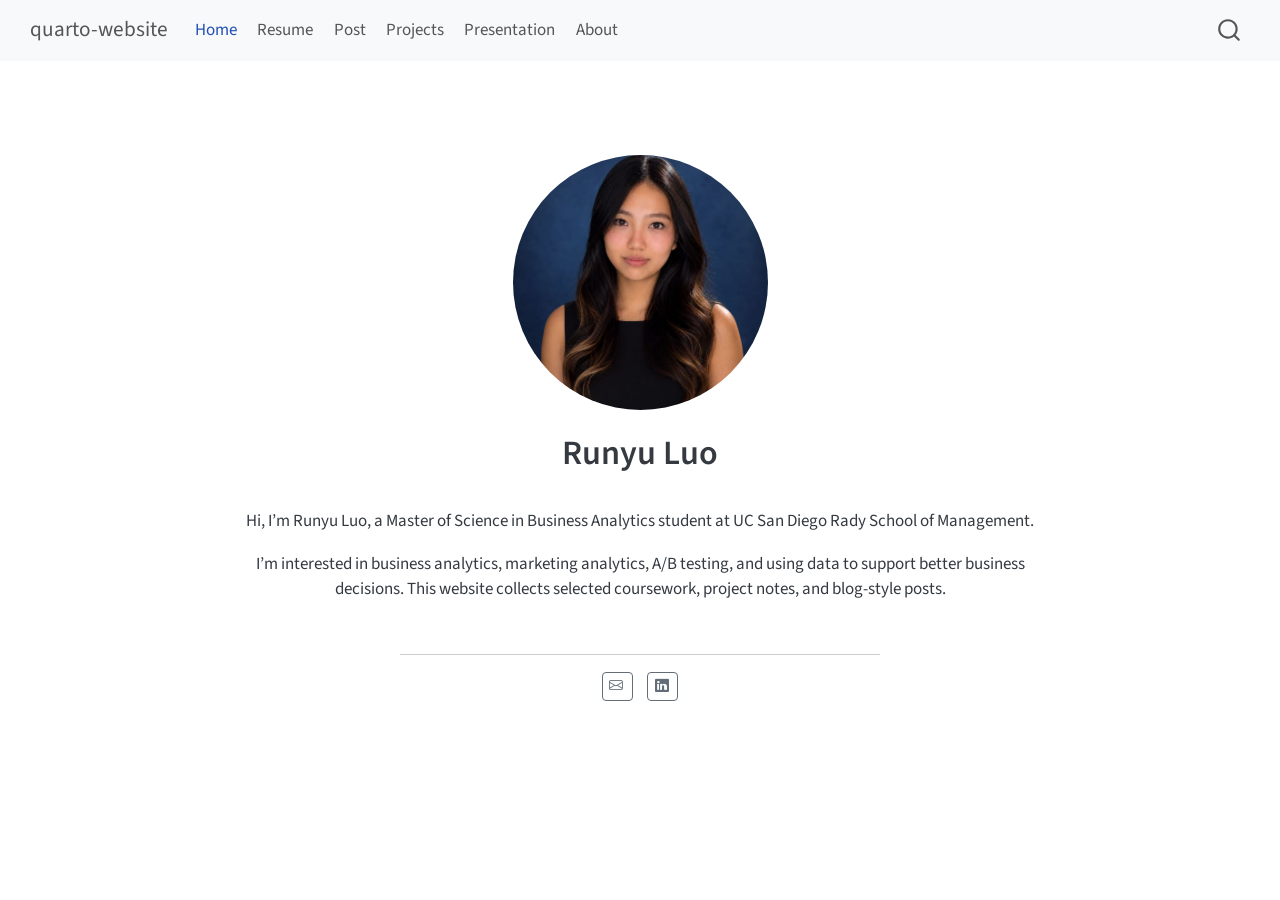
<file: docs/index.html>
<!DOCTYPE html>
<html xmlns="http://www.w3.org/1999/xhtml" lang="en" xml:lang="en"><head>

<meta charset="utf-8">
<meta name="generator" content="quarto-1.9.36">

<meta name="viewport" content="width=device-width, initial-scale=1.0, user-scalable=yes">


<title>Runyu Luo – quarto-website</title>
<style>
/* Default styles provided by pandoc.
** See https://pandoc.org/MANUAL.html#variables-for-html for config info.
*/
code{white-space: pre-wrap;}
span.smallcaps{font-variant: small-caps;}
div.columns{display: flex; gap: min(4vw, 1.5em);}
div.column{flex: auto; overflow-x: auto;}
div.hanging-indent{margin-left: 1.5em; text-indent: -1.5em;}
ul.task-list{list-style: none;}
ul.task-list li input[type="checkbox"] {
  width: 0.8em;
  margin: 0 0.8em 0.2em -1em; /* quarto-specific, see https://github.com/quarto-dev/quarto-cli/issues/4556 */ 
  vertical-align: middle;
}
</style>


<script src="site_libs/quarto-nav/quarto-nav.js"></script>
<script src="site_libs/quarto-nav/headroom.min.js"></script>
<script src="site_libs/clipboard/clipboard.min.js"></script>
<script src="site_libs/quarto-search/autocomplete.umd.js"></script>
<script src="site_libs/quarto-search/fuse.min.js"></script>
<script src="site_libs/quarto-search/quarto-search.js"></script>
<meta name="quarto:offset" content="./">
<script src="site_libs/quarto-html/quarto.js" type="module"></script>
<script src="site_libs/quarto-html/tabsets/tabsets.js" type="module"></script>
<script src="site_libs/quarto-html/popper.min.js"></script>
<script src="site_libs/quarto-html/tippy.umd.min.js"></script>
<link href="site_libs/quarto-html/tippy.css" rel="stylesheet">
<link href="site_libs/quarto-html/quarto-syntax-highlighting-845c23b38eaddc0f92fda52bfe77a8c8.css" rel="stylesheet" id="quarto-text-highlighting-styles">
<script src="site_libs/bootstrap/bootstrap.min.js"></script>
<link href="site_libs/bootstrap/bootstrap-icons.css" rel="stylesheet">
<link href="site_libs/bootstrap/bootstrap-158031087360bce0ff56dc785ce39e06.min.css" rel="stylesheet" append-hash="true" id="quarto-bootstrap" data-mode="light">
<script id="quarto-search-options" type="application/json">{
  "location": "navbar",
  "copy-button": false,
  "collapse-after": 3,
  "panel-placement": "end",
  "type": "overlay",
  "limit": 50,
  "keyboard-shortcut": [
    "f",
    "/",
    "s"
  ],
  "show-item-context": false,
  "language": {
    "search-no-results-text": "No results",
    "search-matching-documents-text": "matching documents",
    "search-copy-link-title": "Copy link to search",
    "search-hide-matches-text": "Hide additional matches",
    "search-more-match-text": "more match in this document",
    "search-more-matches-text": "more matches in this document",
    "search-clear-button-title": "Clear",
    "search-text-placeholder": "",
    "search-detached-cancel-button-title": "Cancel",
    "search-submit-button-title": "Submit",
    "search-label": "Search"
  }
}</script>


<link rel="stylesheet" href="styles.css">
</head>

<body class="nav-fixed fullcontent quarto-light">

<div id="quarto-search-results"></div>
  <header id="quarto-header" class="headroom fixed-top">
    <nav class="navbar navbar-expand-lg " data-bs-theme="dark">
      <div class="navbar-container container-fluid">
      <div class="navbar-brand-container mx-auto">
    <a class="navbar-brand" href="./index.html">
    <span class="navbar-title">quarto-website</span>
    </a>
  </div>
            <div id="quarto-search" class="" title="Search"></div>
          <button class="navbar-toggler" type="button" data-bs-toggle="collapse" data-bs-target="#navbarCollapse" aria-controls="navbarCollapse" role="menu" aria-expanded="false" aria-label="Toggle navigation" onclick="if (window.quartoToggleHeadroom) { window.quartoToggleHeadroom(); }">
  <span class="navbar-toggler-icon"></span>
</button>
          <div class="collapse navbar-collapse" id="navbarCollapse">
            <ul class="navbar-nav navbar-nav-scroll me-auto">
  <li class="nav-item">
    <a class="nav-link active" href="./index.html" aria-current="page"> 
<span class="menu-text">Home</span></a>
  </li>  
  <li class="nav-item">
    <a class="nav-link" href="./resume.html"> 
<span class="menu-text">Resume</span></a>
  </li>  
  <li class="nav-item">
    <a class="nav-link" href="./posts.html"> 
<span class="menu-text">Post</span></a>
  </li>  
  <li class="nav-item">
    <a class="nav-link" href="./projects.html"> 
<span class="menu-text">Projects</span></a>
  </li>  
  <li class="nav-item">
    <a class="nav-link" href="./presentation/Luo_Runyu-kmedoids_customer_segmentation.html"> 
<span class="menu-text">Presentation</span></a>
  </li>  
  <li class="nav-item">
    <a class="nav-link" href="./about.html"> 
<span class="menu-text">About</span></a>
  </li>  
</ul>
          </div> <!-- /navcollapse -->
            <div class="quarto-navbar-tools">
</div>
      </div> <!-- /container-fluid -->
    </nav>
</header>
<!-- content -->
<div id="quarto-content" class="quarto-container page-columns page-rows-contents page-layout-article page-navbar">
<!-- sidebar -->
<!-- margin-sidebar -->
    
<!-- main -->
<div class="quarto-about-jolla">
  <img src="files/profile_pic.jpg" class="about-image
  round " style="height: 15em; width: 15em;">
 <header id="title-block-header" class="quarto-title-block default">
<div class="quarto-title">
<h1 class="title">Runyu Luo</h1>
</div>
<div class="quarto-title-meta">
  </div>
</header><main class="content" id="quarto-document-content">
<p>Hi, I’m Runyu Luo, a Master of Science in Business Analytics student at UC San Diego Rady School of Management.</p>
<p>I’m interested in business analytics, marketing analytics, A/B testing, and using data to support better business decisions. This website collects selected coursework, project notes, and blog-style posts.</p>


</main> 
  <hr class="about-sep">
   <div class="about-links">
  <a href="mailto:luorunyu54@gmail.com" class="about-link" rel="" target="">
    <i class="bi bi-envelope"></i>
     <span class="about-link-text"></span>
  </a>
  <a href="https://www.linkedin.com/in/luo-runyu/" class="about-link" rel="" target="">
    <i class="bi bi-linkedin"></i>
     <span class="about-link-text"></span>
  </a>
</div>
</div>
 <!-- /main -->
<script id="quarto-html-after-body" type="application/javascript">
  window.document.addEventListener("DOMContentLoaded", function (event) {
    const isCodeAnnotation = (el) => {
      for (const clz of el.classList) {
        if (clz.startsWith('code-annotation-')) {                     
          return true;
        }
      }
      return false;
    }
    const onCopySuccess = function(e) {
      // button target
      const button = e.trigger;
      // don't keep focus
      button.blur();
      // flash "checked"
      button.classList.add('code-copy-button-checked');
      var currentTitle = button.getAttribute("title");
      button.setAttribute("title", "Copied!");
      let tooltip;
      if (window.bootstrap) {
        button.setAttribute("data-bs-toggle", "tooltip");
        button.setAttribute("data-bs-placement", "left");
        button.setAttribute("data-bs-title", "Copied!");
        tooltip = new bootstrap.Tooltip(button, 
          { trigger: "manual", 
            customClass: "code-copy-button-tooltip",
            offset: [0, -8]});
        tooltip.show();    
      }
      setTimeout(function() {
        if (tooltip) {
          tooltip.hide();
          button.removeAttribute("data-bs-title");
          button.removeAttribute("data-bs-toggle");
          button.removeAttribute("data-bs-placement");
        }
        button.setAttribute("title", currentTitle);
        button.classList.remove('code-copy-button-checked');
      }, 1000);
      // clear code selection
      e.clearSelection();
    }
    const getTextToCopy = function(trigger) {
      const outerScaffold = trigger.parentElement.cloneNode(true);
      const codeEl = outerScaffold.querySelector('code');
      for (const childEl of codeEl.children) {
        if (isCodeAnnotation(childEl)) {
          childEl.remove();
        }
      }
      return codeEl.innerText;
    }
    const clipboard = new window.ClipboardJS('.code-copy-button:not([data-in-quarto-modal])', {
      text: getTextToCopy
    });
    clipboard.on('success', onCopySuccess);
    if (window.document.getElementById('quarto-embedded-source-code-modal')) {
      const clipboardModal = new window.ClipboardJS('.code-copy-button[data-in-quarto-modal]', {
        text: getTextToCopy,
        container: window.document.getElementById('quarto-embedded-source-code-modal')
      });
      clipboardModal.on('success', onCopySuccess);
    }
      var localhostRegex = new RegExp(/^(?:http|https):\/\/localhost\:?[0-9]*\//);
      var mailtoRegex = new RegExp(/^mailto:/);
        var filterRegex = new RegExp('/' + window.location.host + '/');
      var isInternal = (href) => {
          return filterRegex.test(href) || localhostRegex.test(href) || mailtoRegex.test(href);
      }
      // Inspect non-navigation links and adorn them if external
     var links = window.document.querySelectorAll('a[href]:not(.nav-link):not(.navbar-brand):not(.toc-action):not(.sidebar-link):not(.sidebar-item-toggle):not(.pagination-link):not(.no-external):not([aria-hidden]):not(.dropdown-item):not(.quarto-navigation-tool):not(.about-link)');
      for (var i=0; i<links.length; i++) {
        const link = links[i];
        if (!isInternal(link.href)) {
          // undo the damage that might have been done by quarto-nav.js in the case of
          // links that we want to consider external
          if (link.dataset.originalHref !== undefined) {
            link.href = link.dataset.originalHref;
          }
        }
      }
    function tippyHover(el, contentFn, onTriggerFn, onUntriggerFn) {
      const config = {
        allowHTML: true,
        maxWidth: 500,
        delay: 100,
        arrow: false,
        appendTo: function(el) {
            return el.parentElement;
        },
        interactive: true,
        interactiveBorder: 10,
        theme: 'quarto',
        placement: 'bottom-start',
      };
      if (contentFn) {
        config.content = contentFn;
      }
      if (onTriggerFn) {
        config.onTrigger = onTriggerFn;
      }
      if (onUntriggerFn) {
        config.onUntrigger = onUntriggerFn;
      }
      window.tippy(el, config); 
    }
    const noterefs = window.document.querySelectorAll('a[role="doc-noteref"]');
    for (var i=0; i<noterefs.length; i++) {
      const ref = noterefs[i];
      tippyHover(ref, function() {
        // use id or data attribute instead here
        let href = ref.getAttribute('data-footnote-href') || ref.getAttribute('href');
        try { href = new URL(href).hash; } catch {}
        const id = href.replace(/^#\/?/, "");
        const note = window.document.getElementById(id);
        if (note) {
          return note.innerHTML;
        } else {
          return "";
        }
      });
    }
    const xrefs = window.document.querySelectorAll('a.quarto-xref');
    const processXRef = (id, note) => {
      // Strip column container classes
      const stripColumnClz = (el) => {
        el.classList.remove("page-full", "page-columns");
        if (el.children) {
          for (const child of el.children) {
            stripColumnClz(child);
          }
        }
      }
      stripColumnClz(note)
      if (id === null || id.startsWith('sec-')) {
        // Special case sections, only their first couple elements
        const container = document.createElement("div");
        if (note.children && note.children.length > 2) {
          container.appendChild(note.children[0].cloneNode(true));
          for (let i = 1; i < note.children.length; i++) {
            const child = note.children[i];
            if (child.tagName === "P" && child.innerText === "") {
              continue;
            } else {
              container.appendChild(child.cloneNode(true));
              break;
            }
          }
          if (window.Quarto?.typesetMath) {
            window.Quarto.typesetMath(container);
          }
          return container.innerHTML
        } else {
          if (window.Quarto?.typesetMath) {
            window.Quarto.typesetMath(note);
          }
          return note.innerHTML;
        }
      } else {
        // Remove any anchor links if they are present
        const anchorLink = note.querySelector('a.anchorjs-link');
        if (anchorLink) {
          anchorLink.remove();
        }
        if (window.Quarto?.typesetMath) {
          window.Quarto.typesetMath(note);
        }
        if (note.classList.contains("callout")) {
          return note.outerHTML;
        } else {
          return note.innerHTML;
        }
      }
    }
    for (var i=0; i<xrefs.length; i++) {
      const xref = xrefs[i];
      tippyHover(xref, undefined, function(instance) {
        instance.disable();
        let url = xref.getAttribute('href');
        let hash = undefined; 
        if (url.startsWith('#')) {
          hash = url;
        } else {
          try { hash = new URL(url).hash; } catch {}
        }
        if (hash) {
          const id = hash.replace(/^#\/?/, "");
          const note = window.document.getElementById(id);
          if (note !== null) {
            try {
              const html = processXRef(id, note.cloneNode(true));
              instance.setContent(html);
            } finally {
              instance.enable();
              instance.show();
            }
          } else {
            // See if we can fetch this
            fetch(url.split('#')[0])
            .then(res => res.text())
            .then(html => {
              const parser = new DOMParser();
              const htmlDoc = parser.parseFromString(html, "text/html");
              const note = htmlDoc.getElementById(id);
              if (note !== null) {
                const html = processXRef(id, note);
                instance.setContent(html);
              } 
            }).finally(() => {
              instance.enable();
              instance.show();
            });
          }
        } else {
          // See if we can fetch a full url (with no hash to target)
          // This is a special case and we should probably do some content thinning / targeting
          fetch(url)
          .then(res => res.text())
          .then(html => {
            const parser = new DOMParser();
            const htmlDoc = parser.parseFromString(html, "text/html");
            const note = htmlDoc.querySelector('main.content');
            if (note !== null) {
              // This should only happen for chapter cross references
              // (since there is no id in the URL)
              // remove the first header
              if (note.children.length > 0 && note.children[0].tagName === "HEADER") {
                note.children[0].remove();
              }
              const html = processXRef(null, note);
              instance.setContent(html);
            } 
          }).finally(() => {
            instance.enable();
            instance.show();
          });
        }
      }, function(instance) {
      });
    }
        let selectedAnnoteEl;
        const selectorForAnnotation = ( cell, annotation) => {
          let cellAttr = 'data-code-cell="' + cell + '"';
          let lineAttr = 'data-code-annotation="' +  annotation + '"';
          const selector = 'span[' + cellAttr + '][' + lineAttr + ']';
          return selector;
        }
        const selectCodeLines = (annoteEl) => {
          const doc = window.document;
          const targetCell = annoteEl.getAttribute("data-target-cell");
          const targetAnnotation = annoteEl.getAttribute("data-target-annotation");
          const annoteSpan = window.document.querySelector(selectorForAnnotation(targetCell, targetAnnotation));
          const lines = annoteSpan.getAttribute("data-code-lines").split(",");
          const lineIds = lines.map((line) => {
            return targetCell + "-" + line;
          })
          let top = null;
          let height = null;
          let parent = null;
          if (lineIds.length > 0) {
              //compute the position of the single el (top and bottom and make a div)
              const el = window.document.getElementById(lineIds[0]);
              top = el.offsetTop;
              height = el.offsetHeight;
              parent = el.parentElement.parentElement;
            if (lineIds.length > 1) {
              const lastEl = window.document.getElementById(lineIds[lineIds.length - 1]);
              const bottom = lastEl.offsetTop + lastEl.offsetHeight;
              height = bottom - top;
            }
            if (top !== null && height !== null && parent !== null) {
              // cook up a div (if necessary) and position it 
              let div = window.document.getElementById("code-annotation-line-highlight");
              if (div === null) {
                div = window.document.createElement("div");
                div.setAttribute("id", "code-annotation-line-highlight");
                div.style.position = 'absolute';
                parent.appendChild(div);
              }
              div.style.top = top - 2 + "px";
              div.style.height = height + 4 + "px";
              div.style.left = 0;
              let gutterDiv = window.document.getElementById("code-annotation-line-highlight-gutter");
              if (gutterDiv === null) {
                gutterDiv = window.document.createElement("div");
                gutterDiv.setAttribute("id", "code-annotation-line-highlight-gutter");
                gutterDiv.style.position = 'absolute';
                const codeCell = window.document.getElementById(targetCell);
                const gutter = codeCell.querySelector('.code-annotation-gutter');
                gutter.appendChild(gutterDiv);
              }
              gutterDiv.style.top = top - 2 + "px";
              gutterDiv.style.height = height + 4 + "px";
            }
            selectedAnnoteEl = annoteEl;
          }
        };
        const unselectCodeLines = () => {
          const elementsIds = ["code-annotation-line-highlight", "code-annotation-line-highlight-gutter"];
          elementsIds.forEach((elId) => {
            const div = window.document.getElementById(elId);
            if (div) {
              div.remove();
            }
          });
          selectedAnnoteEl = undefined;
        };
          // Handle positioning of the toggle
      window.addEventListener(
        "resize",
        throttle(() => {
          elRect = undefined;
          if (selectedAnnoteEl) {
            selectCodeLines(selectedAnnoteEl);
          }
        }, 10)
      );
      function throttle(fn, ms) {
      let throttle = false;
      let timer;
        return (...args) => {
          if(!throttle) { // first call gets through
              fn.apply(this, args);
              throttle = true;
          } else { // all the others get throttled
              if(timer) clearTimeout(timer); // cancel #2
              timer = setTimeout(() => {
                fn.apply(this, args);
                timer = throttle = false;
              }, ms);
          }
        };
      }
        // Attach click handler to the DT
        const annoteDls = window.document.querySelectorAll('dt[data-target-cell]');
        for (const annoteDlNode of annoteDls) {
          annoteDlNode.addEventListener('click', (event) => {
            const clickedEl = event.target;
            if (clickedEl !== selectedAnnoteEl) {
              unselectCodeLines();
              const activeEl = window.document.querySelector('dt[data-target-cell].code-annotation-active');
              if (activeEl) {
                activeEl.classList.remove('code-annotation-active');
              }
              selectCodeLines(clickedEl);
              clickedEl.classList.add('code-annotation-active');
            } else {
              // Unselect the line
              unselectCodeLines();
              clickedEl.classList.remove('code-annotation-active');
            }
          });
        }
    const findCites = (el) => {
      const parentEl = el.parentElement;
      if (parentEl) {
        const cites = parentEl.dataset.cites;
        if (cites) {
          return {
            el,
            cites: cites.split(' ')
          };
        } else {
          return findCites(el.parentElement)
        }
      } else {
        return undefined;
      }
    };
    var bibliorefs = window.document.querySelectorAll('a[role="doc-biblioref"]');
    for (var i=0; i<bibliorefs.length; i++) {
      const ref = bibliorefs[i];
      const citeInfo = findCites(ref);
      if (citeInfo) {
        tippyHover(citeInfo.el, function() {
          var popup = window.document.createElement('div');
          citeInfo.cites.forEach(function(cite) {
            var citeDiv = window.document.createElement('div');
            citeDiv.classList.add('hanging-indent');
            citeDiv.classList.add('csl-entry');
            var biblioDiv = window.document.getElementById('ref-' + cite);
            if (biblioDiv) {
              citeDiv.innerHTML = biblioDiv.innerHTML;
            }
            popup.appendChild(citeDiv);
          });
          return popup.innerHTML;
        });
      }
    }
  });
  </script>
</div> <!-- /content -->




</body></html>
</file>
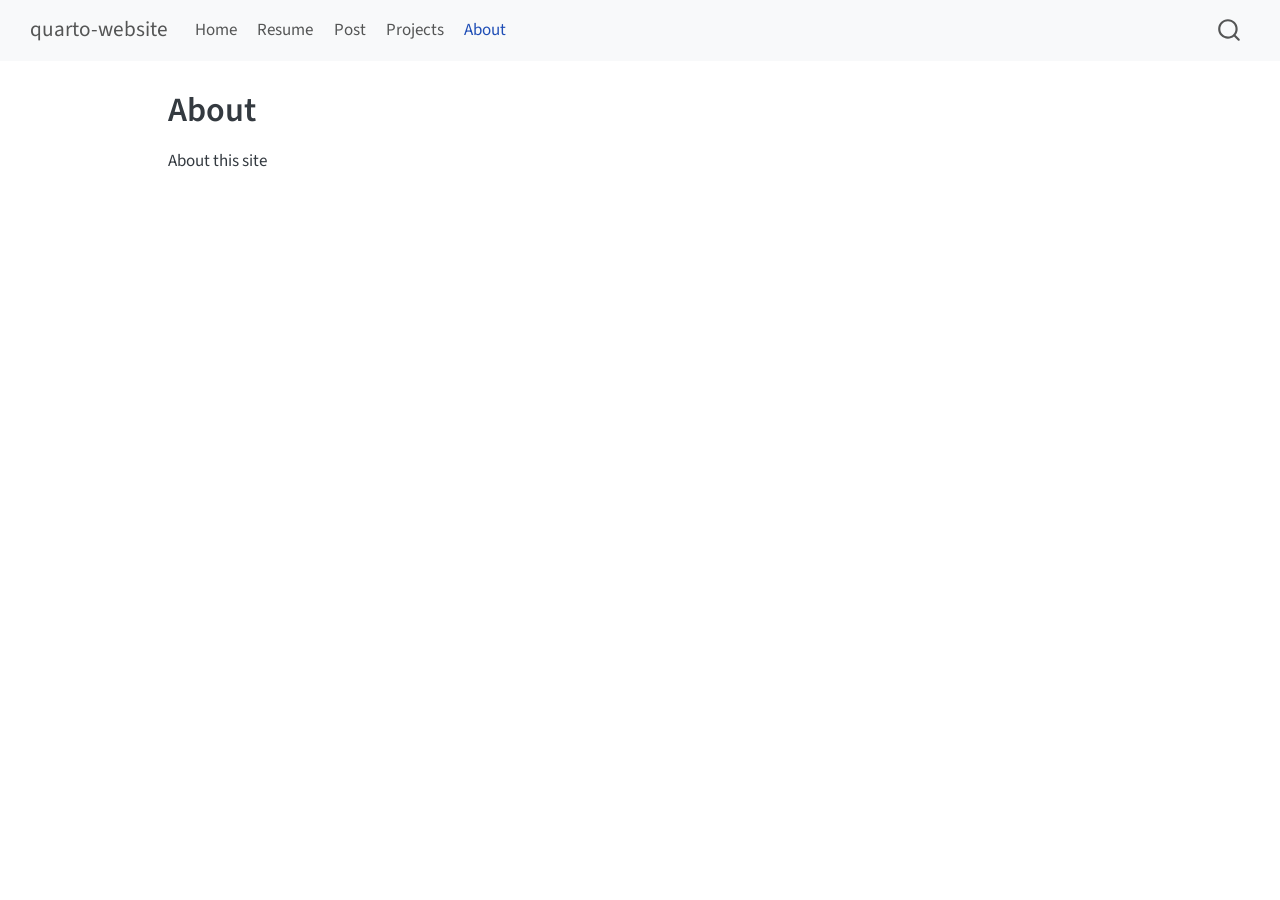
<file: docs/about.html>
<!DOCTYPE html>
<html xmlns="http://www.w3.org/1999/xhtml" lang="en" xml:lang="en"><head>

<meta charset="utf-8">
<meta name="generator" content="quarto-1.9.36">

<meta name="viewport" content="width=device-width, initial-scale=1.0, user-scalable=yes">


<title>About – quarto-website</title>
<style>
/* Default styles provided by pandoc.
** See https://pandoc.org/MANUAL.html#variables-for-html for config info.
*/
code{white-space: pre-wrap;}
span.smallcaps{font-variant: small-caps;}
div.columns{display: flex; gap: min(4vw, 1.5em);}
div.column{flex: auto; overflow-x: auto;}
div.hanging-indent{margin-left: 1.5em; text-indent: -1.5em;}
ul.task-list{list-style: none;}
ul.task-list li input[type="checkbox"] {
  width: 0.8em;
  margin: 0 0.8em 0.2em -1em; /* quarto-specific, see https://github.com/quarto-dev/quarto-cli/issues/4556 */ 
  vertical-align: middle;
}
</style>


<script src="site_libs/quarto-nav/quarto-nav.js"></script>
<script src="site_libs/quarto-nav/headroom.min.js"></script>
<script src="site_libs/clipboard/clipboard.min.js"></script>
<script src="site_libs/quarto-search/autocomplete.umd.js"></script>
<script src="site_libs/quarto-search/fuse.min.js"></script>
<script src="site_libs/quarto-search/quarto-search.js"></script>
<meta name="quarto:offset" content="./">
<script src="site_libs/quarto-html/quarto.js" type="module"></script>
<script src="site_libs/quarto-html/tabsets/tabsets.js" type="module"></script>
<script src="site_libs/quarto-html/popper.min.js"></script>
<script src="site_libs/quarto-html/tippy.umd.min.js"></script>
<script src="site_libs/quarto-html/anchor.min.js"></script>
<link href="site_libs/quarto-html/tippy.css" rel="stylesheet">
<link href="site_libs/quarto-html/quarto-syntax-highlighting-845c23b38eaddc0f92fda52bfe77a8c8.css" rel="stylesheet" id="quarto-text-highlighting-styles">
<script src="site_libs/bootstrap/bootstrap.min.js"></script>
<link href="site_libs/bootstrap/bootstrap-icons.css" rel="stylesheet">
<link href="site_libs/bootstrap/bootstrap-158031087360bce0ff56dc785ce39e06.min.css" rel="stylesheet" append-hash="true" id="quarto-bootstrap" data-mode="light">
<script id="quarto-search-options" type="application/json">{
  "location": "navbar",
  "copy-button": false,
  "collapse-after": 3,
  "panel-placement": "end",
  "type": "overlay",
  "limit": 50,
  "keyboard-shortcut": [
    "f",
    "/",
    "s"
  ],
  "show-item-context": false,
  "language": {
    "search-no-results-text": "No results",
    "search-matching-documents-text": "matching documents",
    "search-copy-link-title": "Copy link to search",
    "search-hide-matches-text": "Hide additional matches",
    "search-more-match-text": "more match in this document",
    "search-more-matches-text": "more matches in this document",
    "search-clear-button-title": "Clear",
    "search-text-placeholder": "",
    "search-detached-cancel-button-title": "Cancel",
    "search-submit-button-title": "Submit",
    "search-label": "Search"
  }
}</script>


<link rel="stylesheet" href="styles.css">
</head>

<body class="nav-fixed quarto-light">

<div id="quarto-search-results"></div>
  <header id="quarto-header" class="headroom fixed-top">
    <nav class="navbar navbar-expand-lg " data-bs-theme="dark">
      <div class="navbar-container container-fluid">
      <div class="navbar-brand-container mx-auto">
    <a class="navbar-brand" href="./index.html">
    <span class="navbar-title">quarto-website</span>
    </a>
  </div>
            <div id="quarto-search" class="" title="Search"></div>
          <button class="navbar-toggler" type="button" data-bs-toggle="collapse" data-bs-target="#navbarCollapse" aria-controls="navbarCollapse" role="menu" aria-expanded="false" aria-label="Toggle navigation" onclick="if (window.quartoToggleHeadroom) { window.quartoToggleHeadroom(); }">
  <span class="navbar-toggler-icon"></span>
</button>
          <div class="collapse navbar-collapse" id="navbarCollapse">
            <ul class="navbar-nav navbar-nav-scroll me-auto">
  <li class="nav-item">
    <a class="nav-link" href="./index.html"> 
<span class="menu-text">Home</span></a>
  </li>  
  <li class="nav-item">
    <a class="nav-link" href="./resume.html"> 
<span class="menu-text">Resume</span></a>
  </li>  
  <li class="nav-item">
    <a class="nav-link" href="./posts.html"> 
<span class="menu-text">Post</span></a>
  </li>  
  <li class="nav-item">
    <a class="nav-link" href="./projects.html"> 
<span class="menu-text">Projects</span></a>
  </li>  
  <li class="nav-item">
    <a class="nav-link active" href="./about.html" aria-current="page"> 
<span class="menu-text">About</span></a>
  </li>  
</ul>
          </div> <!-- /navcollapse -->
            <div class="quarto-navbar-tools">
</div>
      </div> <!-- /container-fluid -->
    </nav>
</header>
<!-- content -->
<div id="quarto-content" class="quarto-container page-columns page-rows-contents page-layout-article page-navbar">
<!-- sidebar -->
<!-- margin-sidebar -->
    <div id="quarto-margin-sidebar" class="sidebar margin-sidebar zindex-bottom">
        
    </div>
<!-- main -->
<main class="content" id="quarto-document-content">

<header id="title-block-header" class="quarto-title-block default">
<div class="quarto-title">
<h1 class="title">About</h1>
</div>



<div class="quarto-title-meta">

    
  
    
  </div>
  


</header>


<p>About this site</p>



</main> <!-- /main -->
<script id="quarto-html-after-body" type="application/javascript">
  window.document.addEventListener("DOMContentLoaded", function (event) {
    const icon = "";
    const anchorJS = new window.AnchorJS();
    anchorJS.options = {
      placement: 'right',
      icon: icon
    };
    anchorJS.add('.anchored');
    const isCodeAnnotation = (el) => {
      for (const clz of el.classList) {
        if (clz.startsWith('code-annotation-')) {                     
          return true;
        }
      }
      return false;
    }
    const onCopySuccess = function(e) {
      // button target
      const button = e.trigger;
      // don't keep focus
      button.blur();
      // flash "checked"
      button.classList.add('code-copy-button-checked');
      var currentTitle = button.getAttribute("title");
      button.setAttribute("title", "Copied!");
      let tooltip;
      if (window.bootstrap) {
        button.setAttribute("data-bs-toggle", "tooltip");
        button.setAttribute("data-bs-placement", "left");
        button.setAttribute("data-bs-title", "Copied!");
        tooltip = new bootstrap.Tooltip(button, 
          { trigger: "manual", 
            customClass: "code-copy-button-tooltip",
            offset: [0, -8]});
        tooltip.show();    
      }
      setTimeout(function() {
        if (tooltip) {
          tooltip.hide();
          button.removeAttribute("data-bs-title");
          button.removeAttribute("data-bs-toggle");
          button.removeAttribute("data-bs-placement");
        }
        button.setAttribute("title", currentTitle);
        button.classList.remove('code-copy-button-checked');
      }, 1000);
      // clear code selection
      e.clearSelection();
    }
    const getTextToCopy = function(trigger) {
      const outerScaffold = trigger.parentElement.cloneNode(true);
      const codeEl = outerScaffold.querySelector('code');
      for (const childEl of codeEl.children) {
        if (isCodeAnnotation(childEl)) {
          childEl.remove();
        }
      }
      return codeEl.innerText;
    }
    const clipboard = new window.ClipboardJS('.code-copy-button:not([data-in-quarto-modal])', {
      text: getTextToCopy
    });
    clipboard.on('success', onCopySuccess);
    if (window.document.getElementById('quarto-embedded-source-code-modal')) {
      const clipboardModal = new window.ClipboardJS('.code-copy-button[data-in-quarto-modal]', {
        text: getTextToCopy,
        container: window.document.getElementById('quarto-embedded-source-code-modal')
      });
      clipboardModal.on('success', onCopySuccess);
    }
      var localhostRegex = new RegExp(/^(?:http|https):\/\/localhost\:?[0-9]*\//);
      var mailtoRegex = new RegExp(/^mailto:/);
        var filterRegex = new RegExp('/' + window.location.host + '/');
      var isInternal = (href) => {
          return filterRegex.test(href) || localhostRegex.test(href) || mailtoRegex.test(href);
      }
      // Inspect non-navigation links and adorn them if external
     var links = window.document.querySelectorAll('a[href]:not(.nav-link):not(.navbar-brand):not(.toc-action):not(.sidebar-link):not(.sidebar-item-toggle):not(.pagination-link):not(.no-external):not([aria-hidden]):not(.dropdown-item):not(.quarto-navigation-tool):not(.about-link)');
      for (var i=0; i<links.length; i++) {
        const link = links[i];
        if (!isInternal(link.href)) {
          // undo the damage that might have been done by quarto-nav.js in the case of
          // links that we want to consider external
          if (link.dataset.originalHref !== undefined) {
            link.href = link.dataset.originalHref;
          }
        }
      }
    function tippyHover(el, contentFn, onTriggerFn, onUntriggerFn) {
      const config = {
        allowHTML: true,
        maxWidth: 500,
        delay: 100,
        arrow: false,
        appendTo: function(el) {
            return el.parentElement;
        },
        interactive: true,
        interactiveBorder: 10,
        theme: 'quarto',
        placement: 'bottom-start',
      };
      if (contentFn) {
        config.content = contentFn;
      }
      if (onTriggerFn) {
        config.onTrigger = onTriggerFn;
      }
      if (onUntriggerFn) {
        config.onUntrigger = onUntriggerFn;
      }
      window.tippy(el, config); 
    }
    const noterefs = window.document.querySelectorAll('a[role="doc-noteref"]');
    for (var i=0; i<noterefs.length; i++) {
      const ref = noterefs[i];
      tippyHover(ref, function() {
        // use id or data attribute instead here
        let href = ref.getAttribute('data-footnote-href') || ref.getAttribute('href');
        try { href = new URL(href).hash; } catch {}
        const id = href.replace(/^#\/?/, "");
        const note = window.document.getElementById(id);
        if (note) {
          return note.innerHTML;
        } else {
          return "";
        }
      });
    }
    const xrefs = window.document.querySelectorAll('a.quarto-xref');
    const processXRef = (id, note) => {
      // Strip column container classes
      const stripColumnClz = (el) => {
        el.classList.remove("page-full", "page-columns");
        if (el.children) {
          for (const child of el.children) {
            stripColumnClz(child);
          }
        }
      }
      stripColumnClz(note)
      if (id === null || id.startsWith('sec-')) {
        // Special case sections, only their first couple elements
        const container = document.createElement("div");
        if (note.children && note.children.length > 2) {
          container.appendChild(note.children[0].cloneNode(true));
          for (let i = 1; i < note.children.length; i++) {
            const child = note.children[i];
            if (child.tagName === "P" && child.innerText === "") {
              continue;
            } else {
              container.appendChild(child.cloneNode(true));
              break;
            }
          }
          if (window.Quarto?.typesetMath) {
            window.Quarto.typesetMath(container);
          }
          return container.innerHTML
        } else {
          if (window.Quarto?.typesetMath) {
            window.Quarto.typesetMath(note);
          }
          return note.innerHTML;
        }
      } else {
        // Remove any anchor links if they are present
        const anchorLink = note.querySelector('a.anchorjs-link');
        if (anchorLink) {
          anchorLink.remove();
        }
        if (window.Quarto?.typesetMath) {
          window.Quarto.typesetMath(note);
        }
        if (note.classList.contains("callout")) {
          return note.outerHTML;
        } else {
          return note.innerHTML;
        }
      }
    }
    for (var i=0; i<xrefs.length; i++) {
      const xref = xrefs[i];
      tippyHover(xref, undefined, function(instance) {
        instance.disable();
        let url = xref.getAttribute('href');
        let hash = undefined; 
        if (url.startsWith('#')) {
          hash = url;
        } else {
          try { hash = new URL(url).hash; } catch {}
        }
        if (hash) {
          const id = hash.replace(/^#\/?/, "");
          const note = window.document.getElementById(id);
          if (note !== null) {
            try {
              const html = processXRef(id, note.cloneNode(true));
              instance.setContent(html);
            } finally {
              instance.enable();
              instance.show();
            }
          } else {
            // See if we can fetch this
            fetch(url.split('#')[0])
            .then(res => res.text())
            .then(html => {
              const parser = new DOMParser();
              const htmlDoc = parser.parseFromString(html, "text/html");
              const note = htmlDoc.getElementById(id);
              if (note !== null) {
                const html = processXRef(id, note);
                instance.setContent(html);
              } 
            }).finally(() => {
              instance.enable();
              instance.show();
            });
          }
        } else {
          // See if we can fetch a full url (with no hash to target)
          // This is a special case and we should probably do some content thinning / targeting
          fetch(url)
          .then(res => res.text())
          .then(html => {
            const parser = new DOMParser();
            const htmlDoc = parser.parseFromString(html, "text/html");
            const note = htmlDoc.querySelector('main.content');
            if (note !== null) {
              // This should only happen for chapter cross references
              // (since there is no id in the URL)
              // remove the first header
              if (note.children.length > 0 && note.children[0].tagName === "HEADER") {
                note.children[0].remove();
              }
              const html = processXRef(null, note);
              instance.setContent(html);
            } 
          }).finally(() => {
            instance.enable();
            instance.show();
          });
        }
      }, function(instance) {
      });
    }
        let selectedAnnoteEl;
        const selectorForAnnotation = ( cell, annotation) => {
          let cellAttr = 'data-code-cell="' + cell + '"';
          let lineAttr = 'data-code-annotation="' +  annotation + '"';
          const selector = 'span[' + cellAttr + '][' + lineAttr + ']';
          return selector;
        }
        const selectCodeLines = (annoteEl) => {
          const doc = window.document;
          const targetCell = annoteEl.getAttribute("data-target-cell");
          const targetAnnotation = annoteEl.getAttribute("data-target-annotation");
          const annoteSpan = window.document.querySelector(selectorForAnnotation(targetCell, targetAnnotation));
          const lines = annoteSpan.getAttribute("data-code-lines").split(",");
          const lineIds = lines.map((line) => {
            return targetCell + "-" + line;
          })
          let top = null;
          let height = null;
          let parent = null;
          if (lineIds.length > 0) {
              //compute the position of the single el (top and bottom and make a div)
              const el = window.document.getElementById(lineIds[0]);
              top = el.offsetTop;
              height = el.offsetHeight;
              parent = el.parentElement.parentElement;
            if (lineIds.length > 1) {
              const lastEl = window.document.getElementById(lineIds[lineIds.length - 1]);
              const bottom = lastEl.offsetTop + lastEl.offsetHeight;
              height = bottom - top;
            }
            if (top !== null && height !== null && parent !== null) {
              // cook up a div (if necessary) and position it 
              let div = window.document.getElementById("code-annotation-line-highlight");
              if (div === null) {
                div = window.document.createElement("div");
                div.setAttribute("id", "code-annotation-line-highlight");
                div.style.position = 'absolute';
                parent.appendChild(div);
              }
              div.style.top = top - 2 + "px";
              div.style.height = height + 4 + "px";
              div.style.left = 0;
              let gutterDiv = window.document.getElementById("code-annotation-line-highlight-gutter");
              if (gutterDiv === null) {
                gutterDiv = window.document.createElement("div");
                gutterDiv.setAttribute("id", "code-annotation-line-highlight-gutter");
                gutterDiv.style.position = 'absolute';
                const codeCell = window.document.getElementById(targetCell);
                const gutter = codeCell.querySelector('.code-annotation-gutter');
                gutter.appendChild(gutterDiv);
              }
              gutterDiv.style.top = top - 2 + "px";
              gutterDiv.style.height = height + 4 + "px";
            }
            selectedAnnoteEl = annoteEl;
          }
        };
        const unselectCodeLines = () => {
          const elementsIds = ["code-annotation-line-highlight", "code-annotation-line-highlight-gutter"];
          elementsIds.forEach((elId) => {
            const div = window.document.getElementById(elId);
            if (div) {
              div.remove();
            }
          });
          selectedAnnoteEl = undefined;
        };
          // Handle positioning of the toggle
      window.addEventListener(
        "resize",
        throttle(() => {
          elRect = undefined;
          if (selectedAnnoteEl) {
            selectCodeLines(selectedAnnoteEl);
          }
        }, 10)
      );
      function throttle(fn, ms) {
      let throttle = false;
      let timer;
        return (...args) => {
          if(!throttle) { // first call gets through
              fn.apply(this, args);
              throttle = true;
          } else { // all the others get throttled
              if(timer) clearTimeout(timer); // cancel #2
              timer = setTimeout(() => {
                fn.apply(this, args);
                timer = throttle = false;
              }, ms);
          }
        };
      }
        // Attach click handler to the DT
        const annoteDls = window.document.querySelectorAll('dt[data-target-cell]');
        for (const annoteDlNode of annoteDls) {
          annoteDlNode.addEventListener('click', (event) => {
            const clickedEl = event.target;
            if (clickedEl !== selectedAnnoteEl) {
              unselectCodeLines();
              const activeEl = window.document.querySelector('dt[data-target-cell].code-annotation-active');
              if (activeEl) {
                activeEl.classList.remove('code-annotation-active');
              }
              selectCodeLines(clickedEl);
              clickedEl.classList.add('code-annotation-active');
            } else {
              // Unselect the line
              unselectCodeLines();
              clickedEl.classList.remove('code-annotation-active');
            }
          });
        }
    const findCites = (el) => {
      const parentEl = el.parentElement;
      if (parentEl) {
        const cites = parentEl.dataset.cites;
        if (cites) {
          return {
            el,
            cites: cites.split(' ')
          };
        } else {
          return findCites(el.parentElement)
        }
      } else {
        return undefined;
      }
    };
    var bibliorefs = window.document.querySelectorAll('a[role="doc-biblioref"]');
    for (var i=0; i<bibliorefs.length; i++) {
      const ref = bibliorefs[i];
      const citeInfo = findCites(ref);
      if (citeInfo) {
        tippyHover(citeInfo.el, function() {
          var popup = window.document.createElement('div');
          citeInfo.cites.forEach(function(cite) {
            var citeDiv = window.document.createElement('div');
            citeDiv.classList.add('hanging-indent');
            citeDiv.classList.add('csl-entry');
            var biblioDiv = window.document.getElementById('ref-' + cite);
            if (biblioDiv) {
              citeDiv.innerHTML = biblioDiv.innerHTML;
            }
            popup.appendChild(citeDiv);
          });
          return popup.innerHTML;
        });
      }
    }
  });
  </script>
</div> <!-- /content -->




</body></html>
</file>
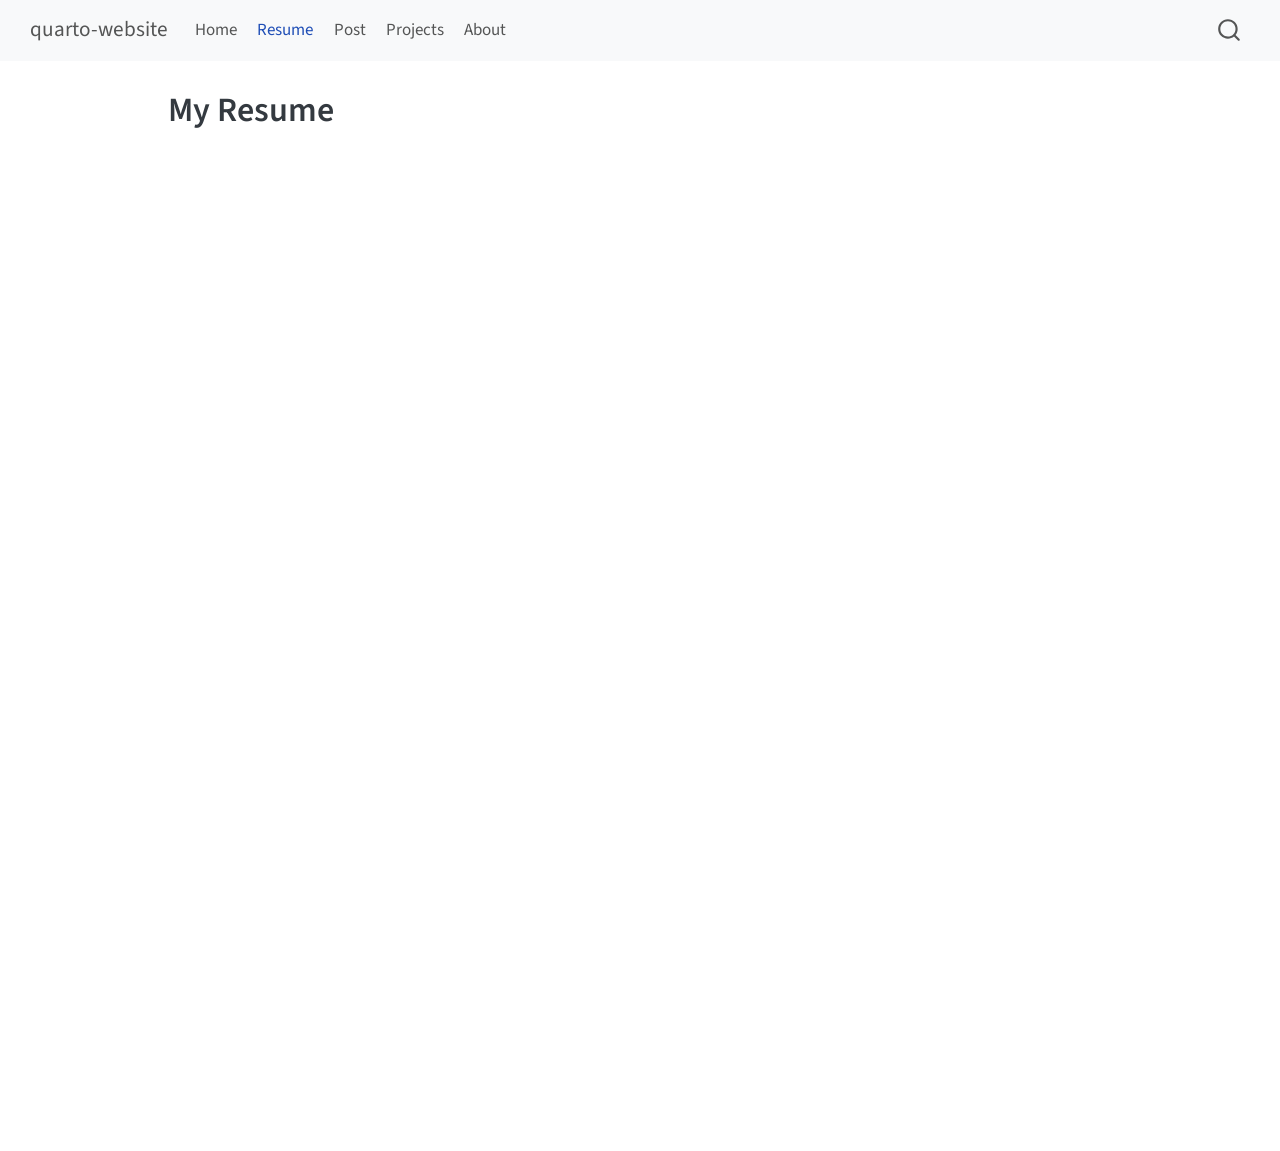
<file: docs/resume.html>
<!DOCTYPE html>
<html xmlns="http://www.w3.org/1999/xhtml" lang="en" xml:lang="en"><head>

<meta charset="utf-8">
<meta name="generator" content="quarto-1.9.36">

<meta name="viewport" content="width=device-width, initial-scale=1.0, user-scalable=yes">


<title>My Resume – quarto-website</title>
<style>
/* Default styles provided by pandoc.
** See https://pandoc.org/MANUAL.html#variables-for-html for config info.
*/
code{white-space: pre-wrap;}
span.smallcaps{font-variant: small-caps;}
div.columns{display: flex; gap: min(4vw, 1.5em);}
div.column{flex: auto; overflow-x: auto;}
div.hanging-indent{margin-left: 1.5em; text-indent: -1.5em;}
ul.task-list{list-style: none;}
ul.task-list li input[type="checkbox"] {
  width: 0.8em;
  margin: 0 0.8em 0.2em -1em; /* quarto-specific, see https://github.com/quarto-dev/quarto-cli/issues/4556 */ 
  vertical-align: middle;
}
</style>


<script src="site_libs/quarto-nav/quarto-nav.js"></script>
<script src="site_libs/quarto-nav/headroom.min.js"></script>
<script src="site_libs/clipboard/clipboard.min.js"></script>
<script src="site_libs/quarto-search/autocomplete.umd.js"></script>
<script src="site_libs/quarto-search/fuse.min.js"></script>
<script src="site_libs/quarto-search/quarto-search.js"></script>
<meta name="quarto:offset" content="./">
<script src="site_libs/quarto-html/quarto.js" type="module"></script>
<script src="site_libs/quarto-html/tabsets/tabsets.js" type="module"></script>
<script src="site_libs/quarto-html/popper.min.js"></script>
<script src="site_libs/quarto-html/tippy.umd.min.js"></script>
<script src="site_libs/quarto-html/anchor.min.js"></script>
<link href="site_libs/quarto-html/tippy.css" rel="stylesheet">
<link href="site_libs/quarto-html/quarto-syntax-highlighting-845c23b38eaddc0f92fda52bfe77a8c8.css" rel="stylesheet" id="quarto-text-highlighting-styles">
<script src="site_libs/bootstrap/bootstrap.min.js"></script>
<link href="site_libs/bootstrap/bootstrap-icons.css" rel="stylesheet">
<link href="site_libs/bootstrap/bootstrap-158031087360bce0ff56dc785ce39e06.min.css" rel="stylesheet" append-hash="true" id="quarto-bootstrap" data-mode="light">
<script id="quarto-search-options" type="application/json">{
  "location": "navbar",
  "copy-button": false,
  "collapse-after": 3,
  "panel-placement": "end",
  "type": "overlay",
  "limit": 50,
  "keyboard-shortcut": [
    "f",
    "/",
    "s"
  ],
  "show-item-context": false,
  "language": {
    "search-no-results-text": "No results",
    "search-matching-documents-text": "matching documents",
    "search-copy-link-title": "Copy link to search",
    "search-hide-matches-text": "Hide additional matches",
    "search-more-match-text": "more match in this document",
    "search-more-matches-text": "more matches in this document",
    "search-clear-button-title": "Clear",
    "search-text-placeholder": "",
    "search-detached-cancel-button-title": "Cancel",
    "search-submit-button-title": "Submit",
    "search-label": "Search"
  }
}</script>


<link rel="stylesheet" href="styles.css">
</head>

<body class="nav-fixed quarto-light">

<div id="quarto-search-results"></div>
  <header id="quarto-header" class="headroom fixed-top">
    <nav class="navbar navbar-expand-lg " data-bs-theme="dark">
      <div class="navbar-container container-fluid">
      <div class="navbar-brand-container mx-auto">
    <a class="navbar-brand" href="./index.html">
    <span class="navbar-title">quarto-website</span>
    </a>
  </div>
            <div id="quarto-search" class="" title="Search"></div>
          <button class="navbar-toggler" type="button" data-bs-toggle="collapse" data-bs-target="#navbarCollapse" aria-controls="navbarCollapse" role="menu" aria-expanded="false" aria-label="Toggle navigation" onclick="if (window.quartoToggleHeadroom) { window.quartoToggleHeadroom(); }">
  <span class="navbar-toggler-icon"></span>
</button>
          <div class="collapse navbar-collapse" id="navbarCollapse">
            <ul class="navbar-nav navbar-nav-scroll me-auto">
  <li class="nav-item">
    <a class="nav-link" href="./index.html"> 
<span class="menu-text">Home</span></a>
  </li>  
  <li class="nav-item">
    <a class="nav-link active" href="./resume.html" aria-current="page"> 
<span class="menu-text">Resume</span></a>
  </li>  
  <li class="nav-item">
    <a class="nav-link" href="./posts.html"> 
<span class="menu-text">Post</span></a>
  </li>  
  <li class="nav-item">
    <a class="nav-link" href="./projects.html"> 
<span class="menu-text">Projects</span></a>
  </li>  
  <li class="nav-item">
    <a class="nav-link" href="./about.html"> 
<span class="menu-text">About</span></a>
  </li>  
</ul>
          </div> <!-- /navcollapse -->
            <div class="quarto-navbar-tools">
</div>
      </div> <!-- /container-fluid -->
    </nav>
</header>
<!-- content -->
<div id="quarto-content" class="quarto-container page-columns page-rows-contents page-layout-article page-navbar">
<!-- sidebar -->
<!-- margin-sidebar -->
    <div id="quarto-margin-sidebar" class="sidebar margin-sidebar zindex-bottom">
        
    </div>
<!-- main -->
<main class="content" id="quarto-document-content">

<header id="title-block-header" class="quarto-title-block default">
<div class="quarto-title">
<h1 class="title">My Resume</h1>
</div>



<div class="quarto-title-meta">

    
  
    
  </div>
  


</header>


<iframe src="files/Runyu_Luo_Resume.pdf" width="100%" height="900px" style="border: none;">
</iframe>



</main> <!-- /main -->
<script id="quarto-html-after-body" type="application/javascript">
  window.document.addEventListener("DOMContentLoaded", function (event) {
    const icon = "";
    const anchorJS = new window.AnchorJS();
    anchorJS.options = {
      placement: 'right',
      icon: icon
    };
    anchorJS.add('.anchored');
    const isCodeAnnotation = (el) => {
      for (const clz of el.classList) {
        if (clz.startsWith('code-annotation-')) {                     
          return true;
        }
      }
      return false;
    }
    const onCopySuccess = function(e) {
      // button target
      const button = e.trigger;
      // don't keep focus
      button.blur();
      // flash "checked"
      button.classList.add('code-copy-button-checked');
      var currentTitle = button.getAttribute("title");
      button.setAttribute("title", "Copied!");
      let tooltip;
      if (window.bootstrap) {
        button.setAttribute("data-bs-toggle", "tooltip");
        button.setAttribute("data-bs-placement", "left");
        button.setAttribute("data-bs-title", "Copied!");
        tooltip = new bootstrap.Tooltip(button, 
          { trigger: "manual", 
            customClass: "code-copy-button-tooltip",
            offset: [0, -8]});
        tooltip.show();    
      }
      setTimeout(function() {
        if (tooltip) {
          tooltip.hide();
          button.removeAttribute("data-bs-title");
          button.removeAttribute("data-bs-toggle");
          button.removeAttribute("data-bs-placement");
        }
        button.setAttribute("title", currentTitle);
        button.classList.remove('code-copy-button-checked');
      }, 1000);
      // clear code selection
      e.clearSelection();
    }
    const getTextToCopy = function(trigger) {
      const outerScaffold = trigger.parentElement.cloneNode(true);
      const codeEl = outerScaffold.querySelector('code');
      for (const childEl of codeEl.children) {
        if (isCodeAnnotation(childEl)) {
          childEl.remove();
        }
      }
      return codeEl.innerText;
    }
    const clipboard = new window.ClipboardJS('.code-copy-button:not([data-in-quarto-modal])', {
      text: getTextToCopy
    });
    clipboard.on('success', onCopySuccess);
    if (window.document.getElementById('quarto-embedded-source-code-modal')) {
      const clipboardModal = new window.ClipboardJS('.code-copy-button[data-in-quarto-modal]', {
        text: getTextToCopy,
        container: window.document.getElementById('quarto-embedded-source-code-modal')
      });
      clipboardModal.on('success', onCopySuccess);
    }
      var localhostRegex = new RegExp(/^(?:http|https):\/\/localhost\:?[0-9]*\//);
      var mailtoRegex = new RegExp(/^mailto:/);
        var filterRegex = new RegExp('/' + window.location.host + '/');
      var isInternal = (href) => {
          return filterRegex.test(href) || localhostRegex.test(href) || mailtoRegex.test(href);
      }
      // Inspect non-navigation links and adorn them if external
     var links = window.document.querySelectorAll('a[href]:not(.nav-link):not(.navbar-brand):not(.toc-action):not(.sidebar-link):not(.sidebar-item-toggle):not(.pagination-link):not(.no-external):not([aria-hidden]):not(.dropdown-item):not(.quarto-navigation-tool):not(.about-link)');
      for (var i=0; i<links.length; i++) {
        const link = links[i];
        if (!isInternal(link.href)) {
          // undo the damage that might have been done by quarto-nav.js in the case of
          // links that we want to consider external
          if (link.dataset.originalHref !== undefined) {
            link.href = link.dataset.originalHref;
          }
        }
      }
    function tippyHover(el, contentFn, onTriggerFn, onUntriggerFn) {
      const config = {
        allowHTML: true,
        maxWidth: 500,
        delay: 100,
        arrow: false,
        appendTo: function(el) {
            return el.parentElement;
        },
        interactive: true,
        interactiveBorder: 10,
        theme: 'quarto',
        placement: 'bottom-start',
      };
      if (contentFn) {
        config.content = contentFn;
      }
      if (onTriggerFn) {
        config.onTrigger = onTriggerFn;
      }
      if (onUntriggerFn) {
        config.onUntrigger = onUntriggerFn;
      }
      window.tippy(el, config); 
    }
    const noterefs = window.document.querySelectorAll('a[role="doc-noteref"]');
    for (var i=0; i<noterefs.length; i++) {
      const ref = noterefs[i];
      tippyHover(ref, function() {
        // use id or data attribute instead here
        let href = ref.getAttribute('data-footnote-href') || ref.getAttribute('href');
        try { href = new URL(href).hash; } catch {}
        const id = href.replace(/^#\/?/, "");
        const note = window.document.getElementById(id);
        if (note) {
          return note.innerHTML;
        } else {
          return "";
        }
      });
    }
    const xrefs = window.document.querySelectorAll('a.quarto-xref');
    const processXRef = (id, note) => {
      // Strip column container classes
      const stripColumnClz = (el) => {
        el.classList.remove("page-full", "page-columns");
        if (el.children) {
          for (const child of el.children) {
            stripColumnClz(child);
          }
        }
      }
      stripColumnClz(note)
      if (id === null || id.startsWith('sec-')) {
        // Special case sections, only their first couple elements
        const container = document.createElement("div");
        if (note.children && note.children.length > 2) {
          container.appendChild(note.children[0].cloneNode(true));
          for (let i = 1; i < note.children.length; i++) {
            const child = note.children[i];
            if (child.tagName === "P" && child.innerText === "") {
              continue;
            } else {
              container.appendChild(child.cloneNode(true));
              break;
            }
          }
          if (window.Quarto?.typesetMath) {
            window.Quarto.typesetMath(container);
          }
          return container.innerHTML
        } else {
          if (window.Quarto?.typesetMath) {
            window.Quarto.typesetMath(note);
          }
          return note.innerHTML;
        }
      } else {
        // Remove any anchor links if they are present
        const anchorLink = note.querySelector('a.anchorjs-link');
        if (anchorLink) {
          anchorLink.remove();
        }
        if (window.Quarto?.typesetMath) {
          window.Quarto.typesetMath(note);
        }
        if (note.classList.contains("callout")) {
          return note.outerHTML;
        } else {
          return note.innerHTML;
        }
      }
    }
    for (var i=0; i<xrefs.length; i++) {
      const xref = xrefs[i];
      tippyHover(xref, undefined, function(instance) {
        instance.disable();
        let url = xref.getAttribute('href');
        let hash = undefined; 
        if (url.startsWith('#')) {
          hash = url;
        } else {
          try { hash = new URL(url).hash; } catch {}
        }
        if (hash) {
          const id = hash.replace(/^#\/?/, "");
          const note = window.document.getElementById(id);
          if (note !== null) {
            try {
              const html = processXRef(id, note.cloneNode(true));
              instance.setContent(html);
            } finally {
              instance.enable();
              instance.show();
            }
          } else {
            // See if we can fetch this
            fetch(url.split('#')[0])
            .then(res => res.text())
            .then(html => {
              const parser = new DOMParser();
              const htmlDoc = parser.parseFromString(html, "text/html");
              const note = htmlDoc.getElementById(id);
              if (note !== null) {
                const html = processXRef(id, note);
                instance.setContent(html);
              } 
            }).finally(() => {
              instance.enable();
              instance.show();
            });
          }
        } else {
          // See if we can fetch a full url (with no hash to target)
          // This is a special case and we should probably do some content thinning / targeting
          fetch(url)
          .then(res => res.text())
          .then(html => {
            const parser = new DOMParser();
            const htmlDoc = parser.parseFromString(html, "text/html");
            const note = htmlDoc.querySelector('main.content');
            if (note !== null) {
              // This should only happen for chapter cross references
              // (since there is no id in the URL)
              // remove the first header
              if (note.children.length > 0 && note.children[0].tagName === "HEADER") {
                note.children[0].remove();
              }
              const html = processXRef(null, note);
              instance.setContent(html);
            } 
          }).finally(() => {
            instance.enable();
            instance.show();
          });
        }
      }, function(instance) {
      });
    }
        let selectedAnnoteEl;
        const selectorForAnnotation = ( cell, annotation) => {
          let cellAttr = 'data-code-cell="' + cell + '"';
          let lineAttr = 'data-code-annotation="' +  annotation + '"';
          const selector = 'span[' + cellAttr + '][' + lineAttr + ']';
          return selector;
        }
        const selectCodeLines = (annoteEl) => {
          const doc = window.document;
          const targetCell = annoteEl.getAttribute("data-target-cell");
          const targetAnnotation = annoteEl.getAttribute("data-target-annotation");
          const annoteSpan = window.document.querySelector(selectorForAnnotation(targetCell, targetAnnotation));
          const lines = annoteSpan.getAttribute("data-code-lines").split(",");
          const lineIds = lines.map((line) => {
            return targetCell + "-" + line;
          })
          let top = null;
          let height = null;
          let parent = null;
          if (lineIds.length > 0) {
              //compute the position of the single el (top and bottom and make a div)
              const el = window.document.getElementById(lineIds[0]);
              top = el.offsetTop;
              height = el.offsetHeight;
              parent = el.parentElement.parentElement;
            if (lineIds.length > 1) {
              const lastEl = window.document.getElementById(lineIds[lineIds.length - 1]);
              const bottom = lastEl.offsetTop + lastEl.offsetHeight;
              height = bottom - top;
            }
            if (top !== null && height !== null && parent !== null) {
              // cook up a div (if necessary) and position it 
              let div = window.document.getElementById("code-annotation-line-highlight");
              if (div === null) {
                div = window.document.createElement("div");
                div.setAttribute("id", "code-annotation-line-highlight");
                div.style.position = 'absolute';
                parent.appendChild(div);
              }
              div.style.top = top - 2 + "px";
              div.style.height = height + 4 + "px";
              div.style.left = 0;
              let gutterDiv = window.document.getElementById("code-annotation-line-highlight-gutter");
              if (gutterDiv === null) {
                gutterDiv = window.document.createElement("div");
                gutterDiv.setAttribute("id", "code-annotation-line-highlight-gutter");
                gutterDiv.style.position = 'absolute';
                const codeCell = window.document.getElementById(targetCell);
                const gutter = codeCell.querySelector('.code-annotation-gutter');
                gutter.appendChild(gutterDiv);
              }
              gutterDiv.style.top = top - 2 + "px";
              gutterDiv.style.height = height + 4 + "px";
            }
            selectedAnnoteEl = annoteEl;
          }
        };
        const unselectCodeLines = () => {
          const elementsIds = ["code-annotation-line-highlight", "code-annotation-line-highlight-gutter"];
          elementsIds.forEach((elId) => {
            const div = window.document.getElementById(elId);
            if (div) {
              div.remove();
            }
          });
          selectedAnnoteEl = undefined;
        };
          // Handle positioning of the toggle
      window.addEventListener(
        "resize",
        throttle(() => {
          elRect = undefined;
          if (selectedAnnoteEl) {
            selectCodeLines(selectedAnnoteEl);
          }
        }, 10)
      );
      function throttle(fn, ms) {
      let throttle = false;
      let timer;
        return (...args) => {
          if(!throttle) { // first call gets through
              fn.apply(this, args);
              throttle = true;
          } else { // all the others get throttled
              if(timer) clearTimeout(timer); // cancel #2
              timer = setTimeout(() => {
                fn.apply(this, args);
                timer = throttle = false;
              }, ms);
          }
        };
      }
        // Attach click handler to the DT
        const annoteDls = window.document.querySelectorAll('dt[data-target-cell]');
        for (const annoteDlNode of annoteDls) {
          annoteDlNode.addEventListener('click', (event) => {
            const clickedEl = event.target;
            if (clickedEl !== selectedAnnoteEl) {
              unselectCodeLines();
              const activeEl = window.document.querySelector('dt[data-target-cell].code-annotation-active');
              if (activeEl) {
                activeEl.classList.remove('code-annotation-active');
              }
              selectCodeLines(clickedEl);
              clickedEl.classList.add('code-annotation-active');
            } else {
              // Unselect the line
              unselectCodeLines();
              clickedEl.classList.remove('code-annotation-active');
            }
          });
        }
    const findCites = (el) => {
      const parentEl = el.parentElement;
      if (parentEl) {
        const cites = parentEl.dataset.cites;
        if (cites) {
          return {
            el,
            cites: cites.split(' ')
          };
        } else {
          return findCites(el.parentElement)
        }
      } else {
        return undefined;
      }
    };
    var bibliorefs = window.document.querySelectorAll('a[role="doc-biblioref"]');
    for (var i=0; i<bibliorefs.length; i++) {
      const ref = bibliorefs[i];
      const citeInfo = findCites(ref);
      if (citeInfo) {
        tippyHover(citeInfo.el, function() {
          var popup = window.document.createElement('div');
          citeInfo.cites.forEach(function(cite) {
            var citeDiv = window.document.createElement('div');
            citeDiv.classList.add('hanging-indent');
            citeDiv.classList.add('csl-entry');
            var biblioDiv = window.document.getElementById('ref-' + cite);
            if (biblioDiv) {
              citeDiv.innerHTML = biblioDiv.innerHTML;
            }
            popup.appendChild(citeDiv);
          });
          return popup.innerHTML;
        });
      }
    }
  });
  </script>
</div> <!-- /content -->




</body></html>
</file>
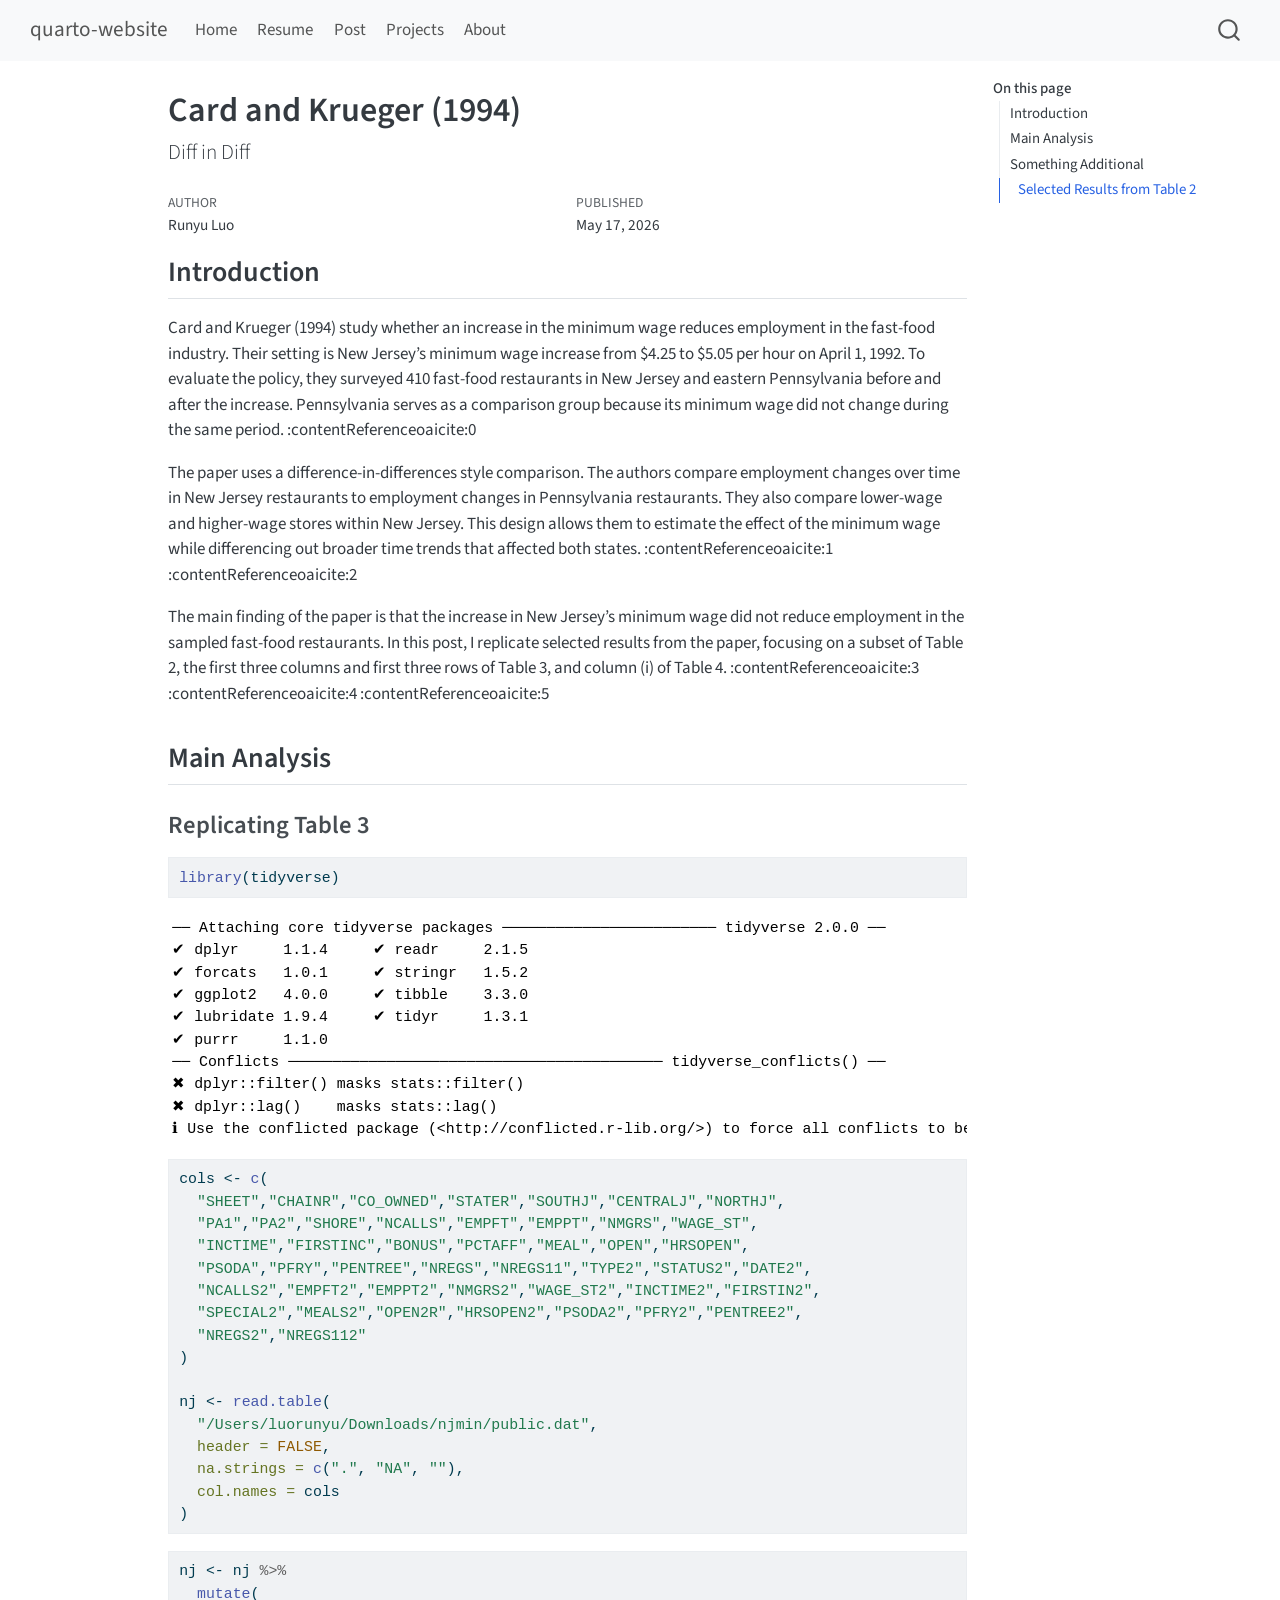
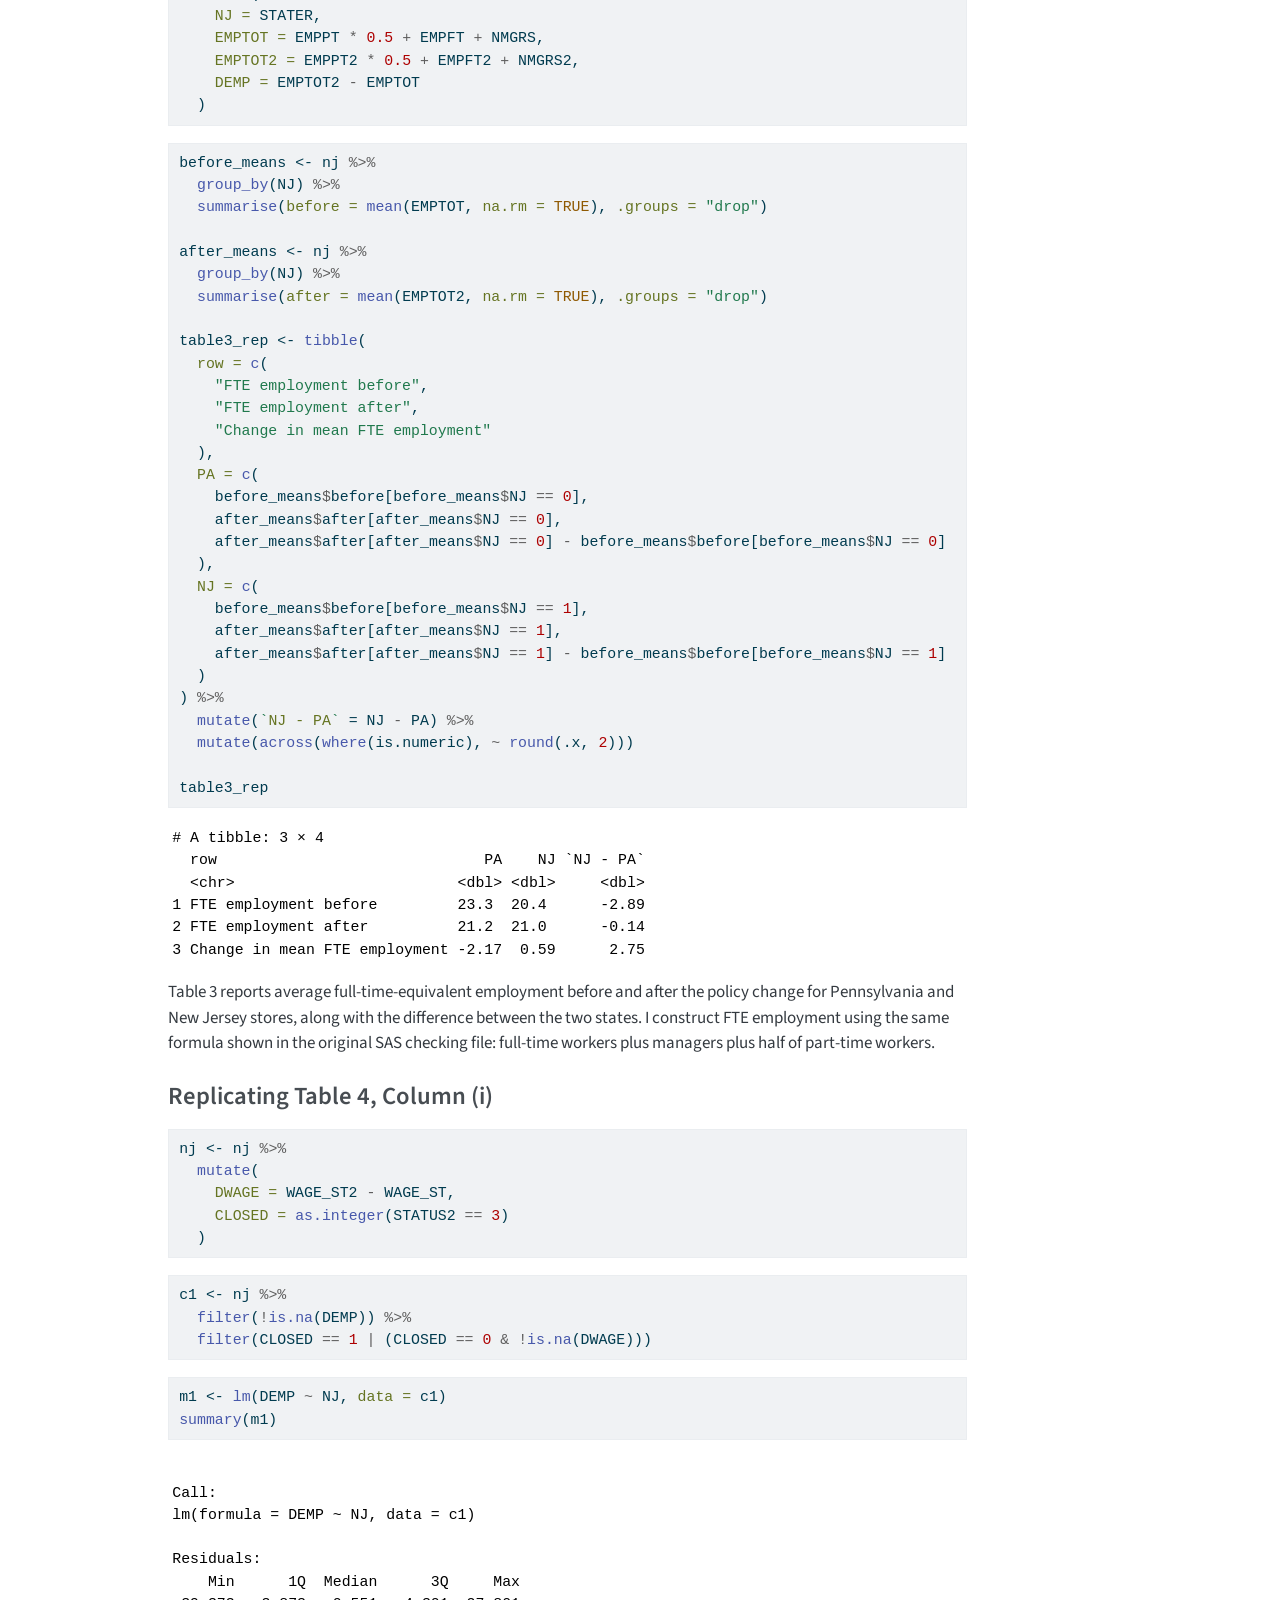
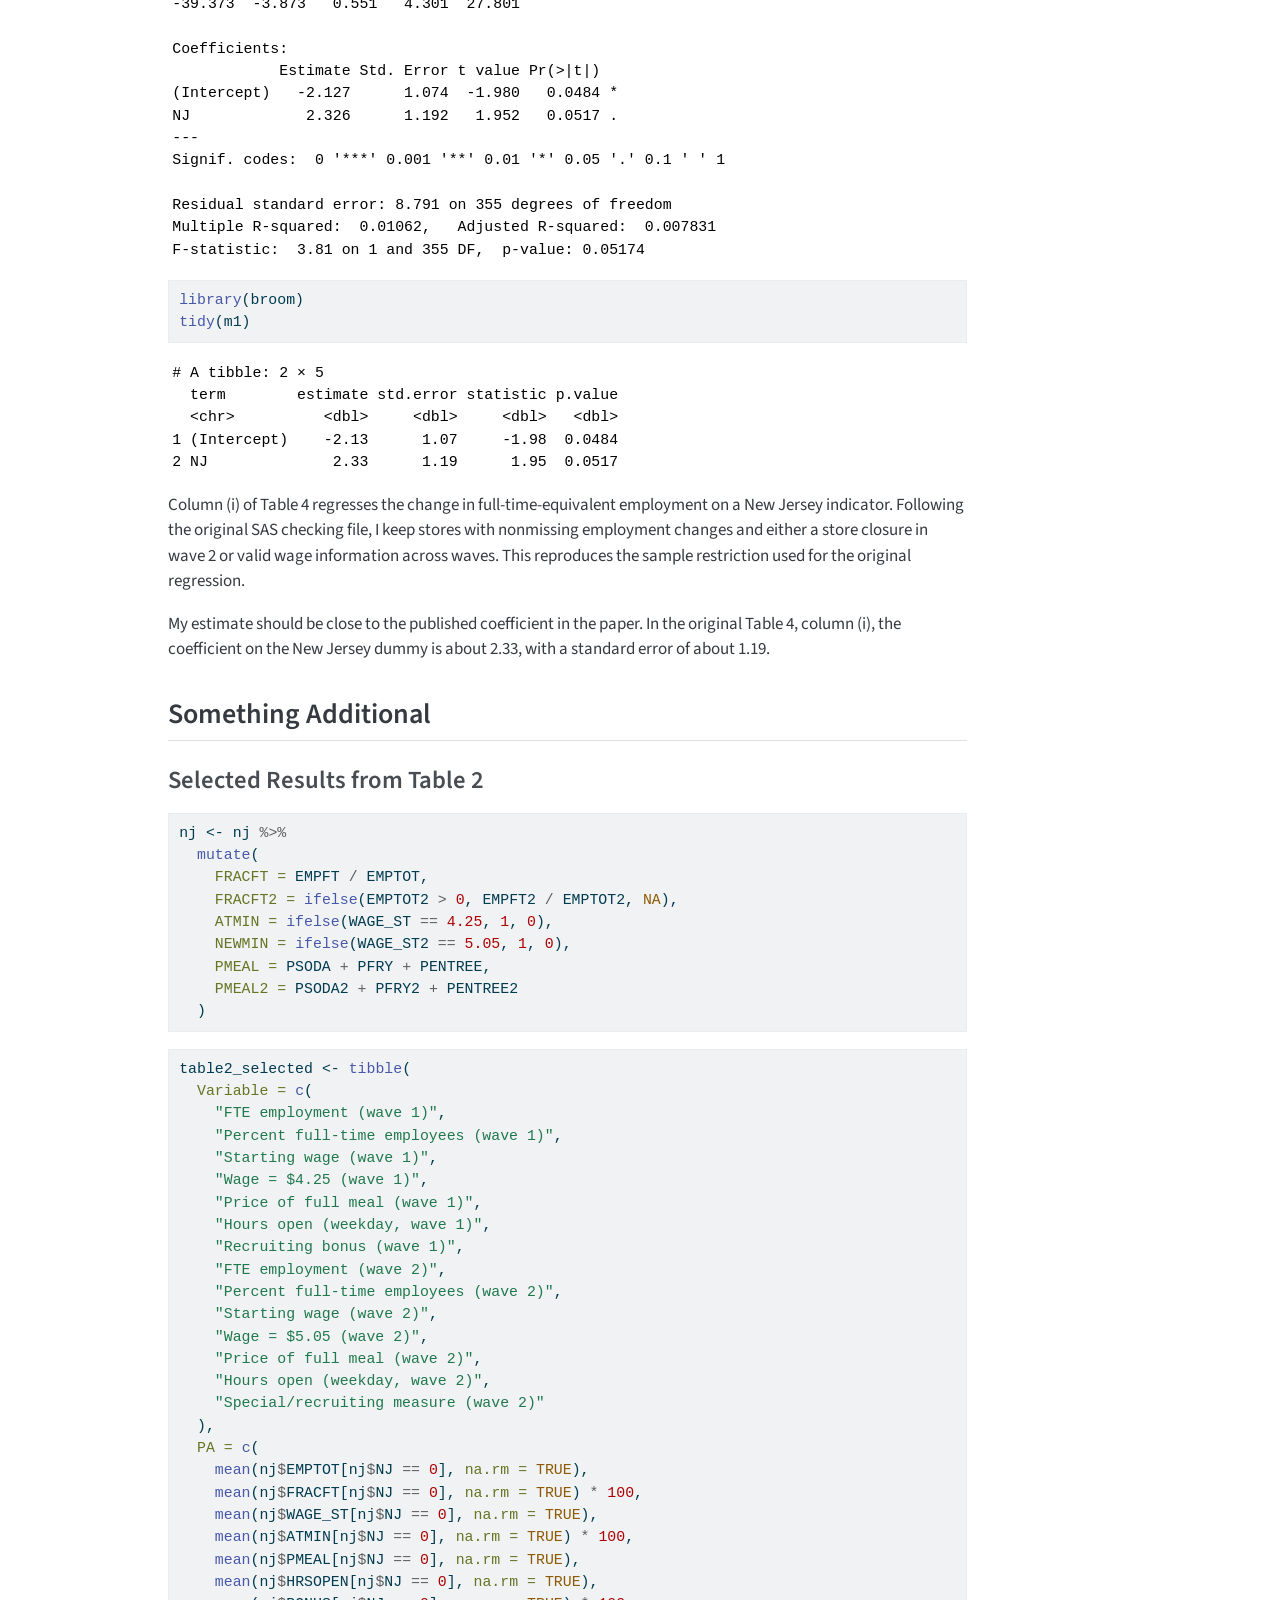
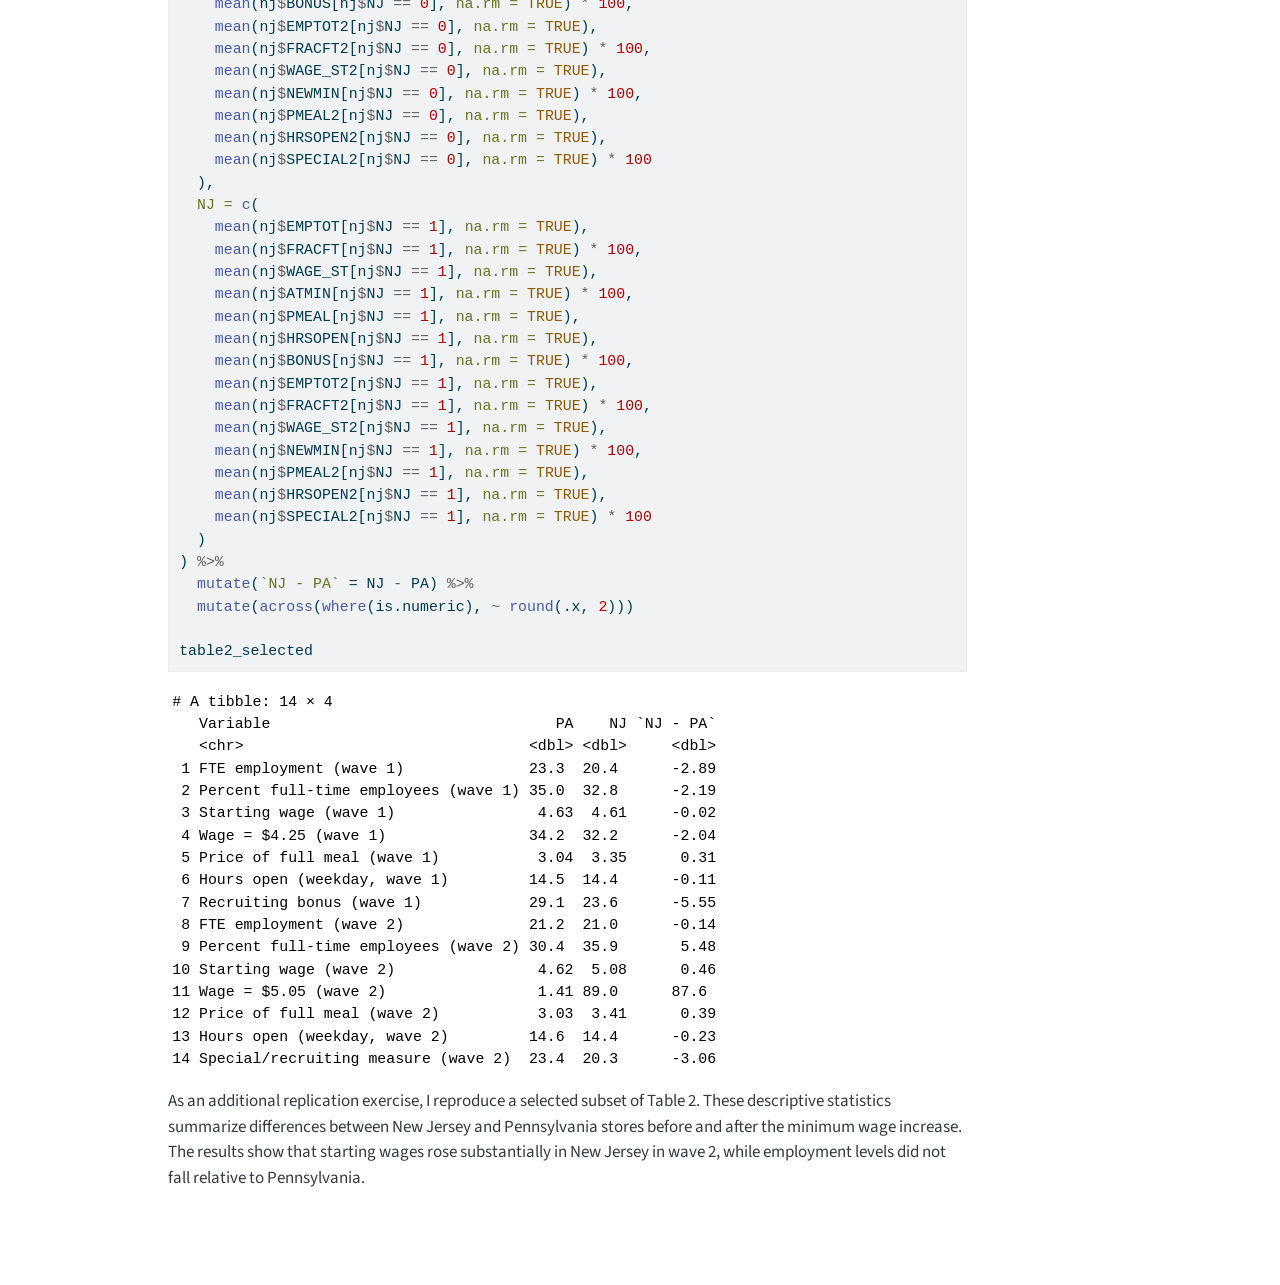
<file: docs/projects/project2/hw2_questions.html>
<!DOCTYPE html>
<html xmlns="http://www.w3.org/1999/xhtml" lang="en" xml:lang="en"><head>

<meta charset="utf-8">
<meta name="generator" content="quarto-1.9.36">

<meta name="viewport" content="width=device-width, initial-scale=1.0, user-scalable=yes">

<meta name="author" content="Runyu Luo">
<meta name="dcterms.date" content="2026-05-17">

<title>Card and Krueger (1994) – quarto-website</title>
<style>
/* Default styles provided by pandoc.
** See https://pandoc.org/MANUAL.html#variables-for-html for config info.
*/
code{white-space: pre-wrap;}
span.smallcaps{font-variant: small-caps;}
div.columns{display: flex; gap: min(4vw, 1.5em);}
div.column{flex: auto; overflow-x: auto;}
div.hanging-indent{margin-left: 1.5em; text-indent: -1.5em;}
ul.task-list{list-style: none;}
ul.task-list li input[type="checkbox"] {
  width: 0.8em;
  margin: 0 0.8em 0.2em -1em; /* quarto-specific, see https://github.com/quarto-dev/quarto-cli/issues/4556 */ 
  vertical-align: middle;
}
/* CSS for syntax highlighting */
html { -webkit-text-size-adjust: 100%; }
pre > code.sourceCode { white-space: pre; position: relative; }
pre > code.sourceCode > span { display: inline-block; line-height: 1.25; }
pre > code.sourceCode > span:empty { height: 1.2em; }
.sourceCode { overflow: visible; }
code.sourceCode > span { color: inherit; text-decoration: inherit; }
div.sourceCode { margin: 1em 0; }
pre.sourceCode { margin: 0; }
@media screen {
div.sourceCode { overflow: auto; }
}
@media print {
pre > code.sourceCode { white-space: pre-wrap; }
pre > code.sourceCode > span { text-indent: -5em; padding-left: 5em; }
}
pre.numberSource code
  { counter-reset: source-line 0; }
pre.numberSource code > span
  { position: relative; left: -4em; counter-increment: source-line; }
pre.numberSource code > span > a:first-child::before
  { content: counter(source-line);
    position: relative; left: -1em; text-align: right; vertical-align: baseline;
    border: none; display: inline-block;
    -webkit-touch-callout: none; -webkit-user-select: none;
    -khtml-user-select: none; -moz-user-select: none;
    -ms-user-select: none; user-select: none;
    padding: 0 4px; width: 4em;
  }
pre.numberSource { margin-left: 3em;  padding-left: 4px; }
div.sourceCode
  {   }
@media screen {
pre > code.sourceCode > span > a:first-child::before { text-decoration: underline; }
}
</style>


<script src="../../site_libs/quarto-nav/quarto-nav.js"></script>
<script src="../../site_libs/quarto-nav/headroom.min.js"></script>
<script src="../../site_libs/clipboard/clipboard.min.js"></script>
<script src="../../site_libs/quarto-search/autocomplete.umd.js"></script>
<script src="../../site_libs/quarto-search/fuse.min.js"></script>
<script src="../../site_libs/quarto-search/quarto-search.js"></script>
<meta name="quarto:offset" content="../../">
<script src="../../site_libs/quarto-html/quarto.js" type="module"></script>
<script src="../../site_libs/quarto-html/tabsets/tabsets.js" type="module"></script>
<script src="../../site_libs/quarto-html/popper.min.js"></script>
<script src="../../site_libs/quarto-html/tippy.umd.min.js"></script>
<script src="../../site_libs/quarto-html/anchor.min.js"></script>
<link href="../../site_libs/quarto-html/tippy.css" rel="stylesheet">
<link href="../../site_libs/quarto-html/quarto-syntax-highlighting-845c23b38eaddc0f92fda52bfe77a8c8.css" rel="stylesheet" id="quarto-text-highlighting-styles">
<script src="../../site_libs/bootstrap/bootstrap.min.js"></script>
<link href="../../site_libs/bootstrap/bootstrap-icons.css" rel="stylesheet">
<link href="../../site_libs/bootstrap/bootstrap-158031087360bce0ff56dc785ce39e06.min.css" rel="stylesheet" append-hash="true" id="quarto-bootstrap" data-mode="light">
<script id="quarto-search-options" type="application/json">{
  "location": "navbar",
  "copy-button": false,
  "collapse-after": 3,
  "panel-placement": "end",
  "type": "overlay",
  "limit": 50,
  "keyboard-shortcut": [
    "f",
    "/",
    "s"
  ],
  "show-item-context": false,
  "language": {
    "search-no-results-text": "No results",
    "search-matching-documents-text": "matching documents",
    "search-copy-link-title": "Copy link to search",
    "search-hide-matches-text": "Hide additional matches",
    "search-more-match-text": "more match in this document",
    "search-more-matches-text": "more matches in this document",
    "search-clear-button-title": "Clear",
    "search-text-placeholder": "",
    "search-detached-cancel-button-title": "Cancel",
    "search-submit-button-title": "Submit",
    "search-label": "Search"
  }
}</script>


<link rel="stylesheet" href="../../styles.css">
</head>

<body class="nav-fixed quarto-light">

<div id="quarto-search-results"></div>
  <header id="quarto-header" class="headroom fixed-top">
    <nav class="navbar navbar-expand-lg " data-bs-theme="dark">
      <div class="navbar-container container-fluid">
      <div class="navbar-brand-container mx-auto">
    <a class="navbar-brand" href="../../index.html">
    <span class="navbar-title">quarto-website</span>
    </a>
  </div>
            <div id="quarto-search" class="" title="Search"></div>
          <button class="navbar-toggler" type="button" data-bs-toggle="collapse" data-bs-target="#navbarCollapse" aria-controls="navbarCollapse" role="menu" aria-expanded="false" aria-label="Toggle navigation" onclick="if (window.quartoToggleHeadroom) { window.quartoToggleHeadroom(); }">
  <span class="navbar-toggler-icon"></span>
</button>
          <div class="collapse navbar-collapse" id="navbarCollapse">
            <ul class="navbar-nav navbar-nav-scroll me-auto">
  <li class="nav-item">
    <a class="nav-link" href="../../index.html"> 
<span class="menu-text">Home</span></a>
  </li>  
  <li class="nav-item">
    <a class="nav-link" href="../../resume.html"> 
<span class="menu-text">Resume</span></a>
  </li>  
  <li class="nav-item">
    <a class="nav-link" href="../../posts.html"> 
<span class="menu-text">Post</span></a>
  </li>  
  <li class="nav-item">
    <a class="nav-link" href="../../projects.html"> 
<span class="menu-text">Projects</span></a>
  </li>  
  <li class="nav-item">
    <a class="nav-link" href="../../about.html"> 
<span class="menu-text">About</span></a>
  </li>  
</ul>
          </div> <!-- /navcollapse -->
            <div class="quarto-navbar-tools">
</div>
      </div> <!-- /container-fluid -->
    </nav>
</header>
<!-- content -->
<div id="quarto-content" class="quarto-container page-columns page-rows-contents page-layout-article page-navbar">
<!-- sidebar -->
<!-- margin-sidebar -->
    <div id="quarto-margin-sidebar" class="sidebar margin-sidebar">
        <nav id="TOC" role="doc-toc" class="toc-active">
    <h2 id="toc-title">On this page</h2>
   
  <ul>
  <li><a href="#introduction" id="toc-introduction" class="nav-link active" data-scroll-target="#introduction">Introduction</a></li>
  <li><a href="#main-analysis" id="toc-main-analysis" class="nav-link" data-scroll-target="#main-analysis">Main Analysis</a>
  <ul class="collapse">
  <li><a href="#replicating-table-3" id="toc-replicating-table-3" class="nav-link" data-scroll-target="#replicating-table-3">Replicating Table 3</a></li>
  <li><a href="#replicating-table-4-column-i" id="toc-replicating-table-4-column-i" class="nav-link" data-scroll-target="#replicating-table-4-column-i">Replicating Table 4, Column (i)</a></li>
  </ul></li>
  <li><a href="#something-additional" id="toc-something-additional" class="nav-link" data-scroll-target="#something-additional">Something Additional</a>
  <ul class="collapse">
  <li><a href="#selected-results-from-table-2" id="toc-selected-results-from-table-2" class="nav-link" data-scroll-target="#selected-results-from-table-2">Selected Results from Table 2</a></li>
  </ul></li>
  </ul>
</nav>
    </div>
<!-- main -->
<main class="content" id="quarto-document-content">

<header id="title-block-header" class="quarto-title-block default">
<div class="quarto-title">
<h1 class="title">Card and Krueger (1994)</h1>
<p class="subtitle lead">Diff in Diff</p>
</div>



<div class="quarto-title-meta">

    <div>
    <div class="quarto-title-meta-heading">Author</div>
    <div class="quarto-title-meta-contents">
             <p>Runyu Luo </p>
          </div>
  </div>
    
    <div>
    <div class="quarto-title-meta-heading">Published</div>
    <div class="quarto-title-meta-contents">
      <p class="date">May 17, 2026</p>
    </div>
  </div>
  
    
  </div>
  


</header>


<section id="introduction" class="level2">
<h2 class="anchored" data-anchor-id="introduction">Introduction</h2>
<p>Card and Krueger (1994) study whether an increase in the minimum wage reduces employment in the fast-food industry. Their setting is New Jersey’s minimum wage increase from $4.25 to $5.05 per hour on April 1, 1992. To evaluate the policy, they surveyed 410 fast-food restaurants in New Jersey and eastern Pennsylvania before and after the increase. Pennsylvania serves as a comparison group because its minimum wage did not change during the same period. :contentReference<span data-index="0">oaicite:0</span></p>
<p>The paper uses a difference-in-differences style comparison. The authors compare employment changes over time in New Jersey restaurants to employment changes in Pennsylvania restaurants. They also compare lower-wage and higher-wage stores within New Jersey. This design allows them to estimate the effect of the minimum wage while differencing out broader time trends that affected both states. :contentReference<span data-index="1">oaicite:1</span> :contentReference<span data-index="2">oaicite:2</span></p>
<p>The main finding of the paper is that the increase in New Jersey’s minimum wage did not reduce employment in the sampled fast-food restaurants. In this post, I replicate selected results from the paper, focusing on a subset of Table 2, the first three columns and first three rows of Table 3, and column (i) of Table 4. :contentReference<span data-index="3">oaicite:3</span> :contentReference<span data-index="4">oaicite:4</span> :contentReference<span data-index="5">oaicite:5</span></p>
</section>
<section id="main-analysis" class="level2">
<h2 class="anchored" data-anchor-id="main-analysis">Main Analysis</h2>
<section id="replicating-table-3" class="level3">
<h3 class="anchored" data-anchor-id="replicating-table-3">Replicating Table 3</h3>
<div class="cell">
<div class="code-copy-outer-scaffold"><div class="sourceCode cell-code" id="cb1"><pre class="sourceCode r code-with-copy"><code class="sourceCode r"><span id="cb1-1"><a href="#cb1-1" aria-hidden="true" tabindex="-1"></a><span class="fu">library</span>(tidyverse)</span></code></pre></div><button title="Copy to Clipboard" class="code-copy-button"><i class="bi"></i></button></div>
<div class="cell-output cell-output-stderr">
<pre><code>── Attaching core tidyverse packages ──────────────────────── tidyverse 2.0.0 ──
✔ dplyr     1.1.4     ✔ readr     2.1.5
✔ forcats   1.0.1     ✔ stringr   1.5.2
✔ ggplot2   4.0.0     ✔ tibble    3.3.0
✔ lubridate 1.9.4     ✔ tidyr     1.3.1
✔ purrr     1.1.0     
── Conflicts ────────────────────────────────────────── tidyverse_conflicts() ──
✖ dplyr::filter() masks stats::filter()
✖ dplyr::lag()    masks stats::lag()
ℹ Use the conflicted package (&lt;http://conflicted.r-lib.org/&gt;) to force all conflicts to become errors</code></pre>
</div>
</div>
<div class="cell">
<div class="code-copy-outer-scaffold"><div class="sourceCode cell-code" id="cb3"><pre class="sourceCode r code-with-copy"><code class="sourceCode r"><span id="cb3-1"><a href="#cb3-1" aria-hidden="true" tabindex="-1"></a>cols <span class="ot">&lt;-</span> <span class="fu">c</span>(</span>
<span id="cb3-2"><a href="#cb3-2" aria-hidden="true" tabindex="-1"></a>  <span class="st">"SHEET"</span>,<span class="st">"CHAINR"</span>,<span class="st">"CO_OWNED"</span>,<span class="st">"STATER"</span>,<span class="st">"SOUTHJ"</span>,<span class="st">"CENTRALJ"</span>,<span class="st">"NORTHJ"</span>,</span>
<span id="cb3-3"><a href="#cb3-3" aria-hidden="true" tabindex="-1"></a>  <span class="st">"PA1"</span>,<span class="st">"PA2"</span>,<span class="st">"SHORE"</span>,<span class="st">"NCALLS"</span>,<span class="st">"EMPFT"</span>,<span class="st">"EMPPT"</span>,<span class="st">"NMGRS"</span>,<span class="st">"WAGE_ST"</span>,</span>
<span id="cb3-4"><a href="#cb3-4" aria-hidden="true" tabindex="-1"></a>  <span class="st">"INCTIME"</span>,<span class="st">"FIRSTINC"</span>,<span class="st">"BONUS"</span>,<span class="st">"PCTAFF"</span>,<span class="st">"MEAL"</span>,<span class="st">"OPEN"</span>,<span class="st">"HRSOPEN"</span>,</span>
<span id="cb3-5"><a href="#cb3-5" aria-hidden="true" tabindex="-1"></a>  <span class="st">"PSODA"</span>,<span class="st">"PFRY"</span>,<span class="st">"PENTREE"</span>,<span class="st">"NREGS"</span>,<span class="st">"NREGS11"</span>,<span class="st">"TYPE2"</span>,<span class="st">"STATUS2"</span>,<span class="st">"DATE2"</span>,</span>
<span id="cb3-6"><a href="#cb3-6" aria-hidden="true" tabindex="-1"></a>  <span class="st">"NCALLS2"</span>,<span class="st">"EMPFT2"</span>,<span class="st">"EMPPT2"</span>,<span class="st">"NMGRS2"</span>,<span class="st">"WAGE_ST2"</span>,<span class="st">"INCTIME2"</span>,<span class="st">"FIRSTIN2"</span>,</span>
<span id="cb3-7"><a href="#cb3-7" aria-hidden="true" tabindex="-1"></a>  <span class="st">"SPECIAL2"</span>,<span class="st">"MEALS2"</span>,<span class="st">"OPEN2R"</span>,<span class="st">"HRSOPEN2"</span>,<span class="st">"PSODA2"</span>,<span class="st">"PFRY2"</span>,<span class="st">"PENTREE2"</span>,</span>
<span id="cb3-8"><a href="#cb3-8" aria-hidden="true" tabindex="-1"></a>  <span class="st">"NREGS2"</span>,<span class="st">"NREGS112"</span></span>
<span id="cb3-9"><a href="#cb3-9" aria-hidden="true" tabindex="-1"></a>)</span>
<span id="cb3-10"><a href="#cb3-10" aria-hidden="true" tabindex="-1"></a></span>
<span id="cb3-11"><a href="#cb3-11" aria-hidden="true" tabindex="-1"></a>nj <span class="ot">&lt;-</span> <span class="fu">read.table</span>(</span>
<span id="cb3-12"><a href="#cb3-12" aria-hidden="true" tabindex="-1"></a>  <span class="st">"/Users/luorunyu/Downloads/njmin/public.dat"</span>,</span>
<span id="cb3-13"><a href="#cb3-13" aria-hidden="true" tabindex="-1"></a>  <span class="at">header =</span> <span class="cn">FALSE</span>,</span>
<span id="cb3-14"><a href="#cb3-14" aria-hidden="true" tabindex="-1"></a>  <span class="at">na.strings =</span> <span class="fu">c</span>(<span class="st">"."</span>, <span class="st">"NA"</span>, <span class="st">""</span>),</span>
<span id="cb3-15"><a href="#cb3-15" aria-hidden="true" tabindex="-1"></a>  <span class="at">col.names =</span> cols</span>
<span id="cb3-16"><a href="#cb3-16" aria-hidden="true" tabindex="-1"></a>)</span></code></pre></div><button title="Copy to Clipboard" class="code-copy-button"><i class="bi"></i></button></div>
</div>
<div class="cell">
<div class="code-copy-outer-scaffold"><div class="sourceCode cell-code" id="cb4"><pre class="sourceCode r code-with-copy"><code class="sourceCode r"><span id="cb4-1"><a href="#cb4-1" aria-hidden="true" tabindex="-1"></a>nj <span class="ot">&lt;-</span> nj <span class="sc">%&gt;%</span></span>
<span id="cb4-2"><a href="#cb4-2" aria-hidden="true" tabindex="-1"></a>  <span class="fu">mutate</span>(</span>
<span id="cb4-3"><a href="#cb4-3" aria-hidden="true" tabindex="-1"></a>    <span class="at">NJ =</span> STATER,</span>
<span id="cb4-4"><a href="#cb4-4" aria-hidden="true" tabindex="-1"></a>    <span class="at">EMPTOT =</span> EMPPT <span class="sc">*</span> <span class="fl">0.5</span> <span class="sc">+</span> EMPFT <span class="sc">+</span> NMGRS,</span>
<span id="cb4-5"><a href="#cb4-5" aria-hidden="true" tabindex="-1"></a>    <span class="at">EMPTOT2 =</span> EMPPT2 <span class="sc">*</span> <span class="fl">0.5</span> <span class="sc">+</span> EMPFT2 <span class="sc">+</span> NMGRS2,</span>
<span id="cb4-6"><a href="#cb4-6" aria-hidden="true" tabindex="-1"></a>    <span class="at">DEMP =</span> EMPTOT2 <span class="sc">-</span> EMPTOT</span>
<span id="cb4-7"><a href="#cb4-7" aria-hidden="true" tabindex="-1"></a>  )</span></code></pre></div><button title="Copy to Clipboard" class="code-copy-button"><i class="bi"></i></button></div>
</div>
<div class="cell">
<div class="code-copy-outer-scaffold"><div class="sourceCode cell-code" id="cb5"><pre class="sourceCode r code-with-copy"><code class="sourceCode r"><span id="cb5-1"><a href="#cb5-1" aria-hidden="true" tabindex="-1"></a>before_means <span class="ot">&lt;-</span> nj <span class="sc">%&gt;%</span></span>
<span id="cb5-2"><a href="#cb5-2" aria-hidden="true" tabindex="-1"></a>  <span class="fu">group_by</span>(NJ) <span class="sc">%&gt;%</span></span>
<span id="cb5-3"><a href="#cb5-3" aria-hidden="true" tabindex="-1"></a>  <span class="fu">summarise</span>(<span class="at">before =</span> <span class="fu">mean</span>(EMPTOT, <span class="at">na.rm =</span> <span class="cn">TRUE</span>), <span class="at">.groups =</span> <span class="st">"drop"</span>)</span>
<span id="cb5-4"><a href="#cb5-4" aria-hidden="true" tabindex="-1"></a></span>
<span id="cb5-5"><a href="#cb5-5" aria-hidden="true" tabindex="-1"></a>after_means <span class="ot">&lt;-</span> nj <span class="sc">%&gt;%</span></span>
<span id="cb5-6"><a href="#cb5-6" aria-hidden="true" tabindex="-1"></a>  <span class="fu">group_by</span>(NJ) <span class="sc">%&gt;%</span></span>
<span id="cb5-7"><a href="#cb5-7" aria-hidden="true" tabindex="-1"></a>  <span class="fu">summarise</span>(<span class="at">after =</span> <span class="fu">mean</span>(EMPTOT2, <span class="at">na.rm =</span> <span class="cn">TRUE</span>), <span class="at">.groups =</span> <span class="st">"drop"</span>)</span>
<span id="cb5-8"><a href="#cb5-8" aria-hidden="true" tabindex="-1"></a></span>
<span id="cb5-9"><a href="#cb5-9" aria-hidden="true" tabindex="-1"></a>table3_rep <span class="ot">&lt;-</span> <span class="fu">tibble</span>(</span>
<span id="cb5-10"><a href="#cb5-10" aria-hidden="true" tabindex="-1"></a>  <span class="at">row =</span> <span class="fu">c</span>(</span>
<span id="cb5-11"><a href="#cb5-11" aria-hidden="true" tabindex="-1"></a>    <span class="st">"FTE employment before"</span>,</span>
<span id="cb5-12"><a href="#cb5-12" aria-hidden="true" tabindex="-1"></a>    <span class="st">"FTE employment after"</span>,</span>
<span id="cb5-13"><a href="#cb5-13" aria-hidden="true" tabindex="-1"></a>    <span class="st">"Change in mean FTE employment"</span></span>
<span id="cb5-14"><a href="#cb5-14" aria-hidden="true" tabindex="-1"></a>  ),</span>
<span id="cb5-15"><a href="#cb5-15" aria-hidden="true" tabindex="-1"></a>  <span class="at">PA =</span> <span class="fu">c</span>(</span>
<span id="cb5-16"><a href="#cb5-16" aria-hidden="true" tabindex="-1"></a>    before_means<span class="sc">$</span>before[before_means<span class="sc">$</span>NJ <span class="sc">==</span> <span class="dv">0</span>],</span>
<span id="cb5-17"><a href="#cb5-17" aria-hidden="true" tabindex="-1"></a>    after_means<span class="sc">$</span>after[after_means<span class="sc">$</span>NJ <span class="sc">==</span> <span class="dv">0</span>],</span>
<span id="cb5-18"><a href="#cb5-18" aria-hidden="true" tabindex="-1"></a>    after_means<span class="sc">$</span>after[after_means<span class="sc">$</span>NJ <span class="sc">==</span> <span class="dv">0</span>] <span class="sc">-</span> before_means<span class="sc">$</span>before[before_means<span class="sc">$</span>NJ <span class="sc">==</span> <span class="dv">0</span>]</span>
<span id="cb5-19"><a href="#cb5-19" aria-hidden="true" tabindex="-1"></a>  ),</span>
<span id="cb5-20"><a href="#cb5-20" aria-hidden="true" tabindex="-1"></a>  <span class="at">NJ =</span> <span class="fu">c</span>(</span>
<span id="cb5-21"><a href="#cb5-21" aria-hidden="true" tabindex="-1"></a>    before_means<span class="sc">$</span>before[before_means<span class="sc">$</span>NJ <span class="sc">==</span> <span class="dv">1</span>],</span>
<span id="cb5-22"><a href="#cb5-22" aria-hidden="true" tabindex="-1"></a>    after_means<span class="sc">$</span>after[after_means<span class="sc">$</span>NJ <span class="sc">==</span> <span class="dv">1</span>],</span>
<span id="cb5-23"><a href="#cb5-23" aria-hidden="true" tabindex="-1"></a>    after_means<span class="sc">$</span>after[after_means<span class="sc">$</span>NJ <span class="sc">==</span> <span class="dv">1</span>] <span class="sc">-</span> before_means<span class="sc">$</span>before[before_means<span class="sc">$</span>NJ <span class="sc">==</span> <span class="dv">1</span>]</span>
<span id="cb5-24"><a href="#cb5-24" aria-hidden="true" tabindex="-1"></a>  )</span>
<span id="cb5-25"><a href="#cb5-25" aria-hidden="true" tabindex="-1"></a>) <span class="sc">%&gt;%</span></span>
<span id="cb5-26"><a href="#cb5-26" aria-hidden="true" tabindex="-1"></a>  <span class="fu">mutate</span>(<span class="st">`</span><span class="at">NJ - PA</span><span class="st">`</span> <span class="ot">=</span> NJ <span class="sc">-</span> PA) <span class="sc">%&gt;%</span></span>
<span id="cb5-27"><a href="#cb5-27" aria-hidden="true" tabindex="-1"></a>  <span class="fu">mutate</span>(<span class="fu">across</span>(<span class="fu">where</span>(is.numeric), <span class="sc">~</span> <span class="fu">round</span>(.x, <span class="dv">2</span>)))</span>
<span id="cb5-28"><a href="#cb5-28" aria-hidden="true" tabindex="-1"></a></span>
<span id="cb5-29"><a href="#cb5-29" aria-hidden="true" tabindex="-1"></a>table3_rep</span></code></pre></div><button title="Copy to Clipboard" class="code-copy-button"><i class="bi"></i></button></div>
<div class="cell-output cell-output-stdout">
<pre><code># A tibble: 3 × 4
  row                              PA    NJ `NJ - PA`
  &lt;chr&gt;                         &lt;dbl&gt; &lt;dbl&gt;     &lt;dbl&gt;
1 FTE employment before         23.3  20.4      -2.89
2 FTE employment after          21.2  21.0      -0.14
3 Change in mean FTE employment -2.17  0.59      2.75</code></pre>
</div>
</div>
<p>Table 3 reports average full-time-equivalent employment before and after the policy change for Pennsylvania and New Jersey stores, along with the difference between the two states. I construct FTE employment using the same formula shown in the original SAS checking file: full-time workers plus managers plus half of part-time workers.</p>
</section>
<section id="replicating-table-4-column-i" class="level3">
<h3 class="anchored" data-anchor-id="replicating-table-4-column-i">Replicating Table 4, Column (i)</h3>
<div class="cell">
<div class="code-copy-outer-scaffold"><div class="sourceCode cell-code" id="cb7"><pre class="sourceCode r code-with-copy"><code class="sourceCode r"><span id="cb7-1"><a href="#cb7-1" aria-hidden="true" tabindex="-1"></a>nj <span class="ot">&lt;-</span> nj <span class="sc">%&gt;%</span></span>
<span id="cb7-2"><a href="#cb7-2" aria-hidden="true" tabindex="-1"></a>  <span class="fu">mutate</span>(</span>
<span id="cb7-3"><a href="#cb7-3" aria-hidden="true" tabindex="-1"></a>    <span class="at">DWAGE =</span> WAGE_ST2 <span class="sc">-</span> WAGE_ST,</span>
<span id="cb7-4"><a href="#cb7-4" aria-hidden="true" tabindex="-1"></a>    <span class="at">CLOSED =</span> <span class="fu">as.integer</span>(STATUS2 <span class="sc">==</span> <span class="dv">3</span>)</span>
<span id="cb7-5"><a href="#cb7-5" aria-hidden="true" tabindex="-1"></a>  )</span></code></pre></div><button title="Copy to Clipboard" class="code-copy-button"><i class="bi"></i></button></div>
</div>
<div class="cell">
<div class="code-copy-outer-scaffold"><div class="sourceCode cell-code" id="cb8"><pre class="sourceCode r code-with-copy"><code class="sourceCode r"><span id="cb8-1"><a href="#cb8-1" aria-hidden="true" tabindex="-1"></a>c1 <span class="ot">&lt;-</span> nj <span class="sc">%&gt;%</span></span>
<span id="cb8-2"><a href="#cb8-2" aria-hidden="true" tabindex="-1"></a>  <span class="fu">filter</span>(<span class="sc">!</span><span class="fu">is.na</span>(DEMP)) <span class="sc">%&gt;%</span></span>
<span id="cb8-3"><a href="#cb8-3" aria-hidden="true" tabindex="-1"></a>  <span class="fu">filter</span>(CLOSED <span class="sc">==</span> <span class="dv">1</span> <span class="sc">|</span> (CLOSED <span class="sc">==</span> <span class="dv">0</span> <span class="sc">&amp;</span> <span class="sc">!</span><span class="fu">is.na</span>(DWAGE)))</span></code></pre></div><button title="Copy to Clipboard" class="code-copy-button"><i class="bi"></i></button></div>
</div>
<div class="cell">
<div class="code-copy-outer-scaffold"><div class="sourceCode cell-code" id="cb9"><pre class="sourceCode r code-with-copy"><code class="sourceCode r"><span id="cb9-1"><a href="#cb9-1" aria-hidden="true" tabindex="-1"></a>m1 <span class="ot">&lt;-</span> <span class="fu">lm</span>(DEMP <span class="sc">~</span> NJ, <span class="at">data =</span> c1)</span>
<span id="cb9-2"><a href="#cb9-2" aria-hidden="true" tabindex="-1"></a><span class="fu">summary</span>(m1)</span></code></pre></div><button title="Copy to Clipboard" class="code-copy-button"><i class="bi"></i></button></div>
<div class="cell-output cell-output-stdout">
<pre><code>
Call:
lm(formula = DEMP ~ NJ, data = c1)

Residuals:
    Min      1Q  Median      3Q     Max 
-39.373  -3.873   0.551   4.301  27.801 

Coefficients:
            Estimate Std. Error t value Pr(&gt;|t|)  
(Intercept)   -2.127      1.074  -1.980   0.0484 *
NJ             2.326      1.192   1.952   0.0517 .
---
Signif. codes:  0 '***' 0.001 '**' 0.01 '*' 0.05 '.' 0.1 ' ' 1

Residual standard error: 8.791 on 355 degrees of freedom
Multiple R-squared:  0.01062,   Adjusted R-squared:  0.007831 
F-statistic:  3.81 on 1 and 355 DF,  p-value: 0.05174</code></pre>
</div>
<div class="code-copy-outer-scaffold"><div class="sourceCode cell-code" id="cb11"><pre class="sourceCode r code-with-copy"><code class="sourceCode r"><span id="cb11-1"><a href="#cb11-1" aria-hidden="true" tabindex="-1"></a><span class="fu">library</span>(broom)</span>
<span id="cb11-2"><a href="#cb11-2" aria-hidden="true" tabindex="-1"></a><span class="fu">tidy</span>(m1)</span></code></pre></div><button title="Copy to Clipboard" class="code-copy-button"><i class="bi"></i></button></div>
<div class="cell-output cell-output-stdout">
<pre><code># A tibble: 2 × 5
  term        estimate std.error statistic p.value
  &lt;chr&gt;          &lt;dbl&gt;     &lt;dbl&gt;     &lt;dbl&gt;   &lt;dbl&gt;
1 (Intercept)    -2.13      1.07     -1.98  0.0484
2 NJ              2.33      1.19      1.95  0.0517</code></pre>
</div>
</div>
<p>Column (i) of Table 4 regresses the change in full-time-equivalent employment on a New Jersey indicator. Following the original SAS checking file, I keep stores with nonmissing employment changes and either a store closure in wave 2 or valid wage information across waves. This reproduces the sample restriction used for the original regression.</p>
<p>My estimate should be close to the published coefficient in the paper. In the original Table 4, column (i), the coefficient on the New Jersey dummy is about 2.33, with a standard error of about 1.19.</p>
</section>
</section>
<section id="something-additional" class="level2">
<h2 class="anchored" data-anchor-id="something-additional">Something Additional</h2>
<section id="selected-results-from-table-2" class="level3">
<h3 class="anchored" data-anchor-id="selected-results-from-table-2">Selected Results from Table 2</h3>
<div class="cell">
<div class="code-copy-outer-scaffold"><div class="sourceCode cell-code" id="cb13"><pre class="sourceCode r code-with-copy"><code class="sourceCode r"><span id="cb13-1"><a href="#cb13-1" aria-hidden="true" tabindex="-1"></a>nj <span class="ot">&lt;-</span> nj <span class="sc">%&gt;%</span></span>
<span id="cb13-2"><a href="#cb13-2" aria-hidden="true" tabindex="-1"></a>  <span class="fu">mutate</span>(</span>
<span id="cb13-3"><a href="#cb13-3" aria-hidden="true" tabindex="-1"></a>    <span class="at">FRACFT =</span> EMPFT <span class="sc">/</span> EMPTOT,</span>
<span id="cb13-4"><a href="#cb13-4" aria-hidden="true" tabindex="-1"></a>    <span class="at">FRACFT2 =</span> <span class="fu">ifelse</span>(EMPTOT2 <span class="sc">&gt;</span> <span class="dv">0</span>, EMPFT2 <span class="sc">/</span> EMPTOT2, <span class="cn">NA</span>),</span>
<span id="cb13-5"><a href="#cb13-5" aria-hidden="true" tabindex="-1"></a>    <span class="at">ATMIN =</span> <span class="fu">ifelse</span>(WAGE_ST <span class="sc">==</span> <span class="fl">4.25</span>, <span class="dv">1</span>, <span class="dv">0</span>),</span>
<span id="cb13-6"><a href="#cb13-6" aria-hidden="true" tabindex="-1"></a>    <span class="at">NEWMIN =</span> <span class="fu">ifelse</span>(WAGE_ST2 <span class="sc">==</span> <span class="fl">5.05</span>, <span class="dv">1</span>, <span class="dv">0</span>),</span>
<span id="cb13-7"><a href="#cb13-7" aria-hidden="true" tabindex="-1"></a>    <span class="at">PMEAL =</span> PSODA <span class="sc">+</span> PFRY <span class="sc">+</span> PENTREE,</span>
<span id="cb13-8"><a href="#cb13-8" aria-hidden="true" tabindex="-1"></a>    <span class="at">PMEAL2 =</span> PSODA2 <span class="sc">+</span> PFRY2 <span class="sc">+</span> PENTREE2</span>
<span id="cb13-9"><a href="#cb13-9" aria-hidden="true" tabindex="-1"></a>  )</span></code></pre></div><button title="Copy to Clipboard" class="code-copy-button"><i class="bi"></i></button></div>
</div>
<div class="cell">
<div class="code-copy-outer-scaffold"><div class="sourceCode cell-code" id="cb14"><pre class="sourceCode r code-with-copy"><code class="sourceCode r"><span id="cb14-1"><a href="#cb14-1" aria-hidden="true" tabindex="-1"></a>table2_selected <span class="ot">&lt;-</span> <span class="fu">tibble</span>(</span>
<span id="cb14-2"><a href="#cb14-2" aria-hidden="true" tabindex="-1"></a>  <span class="at">Variable =</span> <span class="fu">c</span>(</span>
<span id="cb14-3"><a href="#cb14-3" aria-hidden="true" tabindex="-1"></a>    <span class="st">"FTE employment (wave 1)"</span>,</span>
<span id="cb14-4"><a href="#cb14-4" aria-hidden="true" tabindex="-1"></a>    <span class="st">"Percent full-time employees (wave 1)"</span>,</span>
<span id="cb14-5"><a href="#cb14-5" aria-hidden="true" tabindex="-1"></a>    <span class="st">"Starting wage (wave 1)"</span>,</span>
<span id="cb14-6"><a href="#cb14-6" aria-hidden="true" tabindex="-1"></a>    <span class="st">"Wage = $4.25 (wave 1)"</span>,</span>
<span id="cb14-7"><a href="#cb14-7" aria-hidden="true" tabindex="-1"></a>    <span class="st">"Price of full meal (wave 1)"</span>,</span>
<span id="cb14-8"><a href="#cb14-8" aria-hidden="true" tabindex="-1"></a>    <span class="st">"Hours open (weekday, wave 1)"</span>,</span>
<span id="cb14-9"><a href="#cb14-9" aria-hidden="true" tabindex="-1"></a>    <span class="st">"Recruiting bonus (wave 1)"</span>,</span>
<span id="cb14-10"><a href="#cb14-10" aria-hidden="true" tabindex="-1"></a>    <span class="st">"FTE employment (wave 2)"</span>,</span>
<span id="cb14-11"><a href="#cb14-11" aria-hidden="true" tabindex="-1"></a>    <span class="st">"Percent full-time employees (wave 2)"</span>,</span>
<span id="cb14-12"><a href="#cb14-12" aria-hidden="true" tabindex="-1"></a>    <span class="st">"Starting wage (wave 2)"</span>,</span>
<span id="cb14-13"><a href="#cb14-13" aria-hidden="true" tabindex="-1"></a>    <span class="st">"Wage = $5.05 (wave 2)"</span>,</span>
<span id="cb14-14"><a href="#cb14-14" aria-hidden="true" tabindex="-1"></a>    <span class="st">"Price of full meal (wave 2)"</span>,</span>
<span id="cb14-15"><a href="#cb14-15" aria-hidden="true" tabindex="-1"></a>    <span class="st">"Hours open (weekday, wave 2)"</span>,</span>
<span id="cb14-16"><a href="#cb14-16" aria-hidden="true" tabindex="-1"></a>    <span class="st">"Special/recruiting measure (wave 2)"</span></span>
<span id="cb14-17"><a href="#cb14-17" aria-hidden="true" tabindex="-1"></a>  ),</span>
<span id="cb14-18"><a href="#cb14-18" aria-hidden="true" tabindex="-1"></a>  <span class="at">PA =</span> <span class="fu">c</span>(</span>
<span id="cb14-19"><a href="#cb14-19" aria-hidden="true" tabindex="-1"></a>    <span class="fu">mean</span>(nj<span class="sc">$</span>EMPTOT[nj<span class="sc">$</span>NJ <span class="sc">==</span> <span class="dv">0</span>], <span class="at">na.rm =</span> <span class="cn">TRUE</span>),</span>
<span id="cb14-20"><a href="#cb14-20" aria-hidden="true" tabindex="-1"></a>    <span class="fu">mean</span>(nj<span class="sc">$</span>FRACFT[nj<span class="sc">$</span>NJ <span class="sc">==</span> <span class="dv">0</span>], <span class="at">na.rm =</span> <span class="cn">TRUE</span>) <span class="sc">*</span> <span class="dv">100</span>,</span>
<span id="cb14-21"><a href="#cb14-21" aria-hidden="true" tabindex="-1"></a>    <span class="fu">mean</span>(nj<span class="sc">$</span>WAGE_ST[nj<span class="sc">$</span>NJ <span class="sc">==</span> <span class="dv">0</span>], <span class="at">na.rm =</span> <span class="cn">TRUE</span>),</span>
<span id="cb14-22"><a href="#cb14-22" aria-hidden="true" tabindex="-1"></a>    <span class="fu">mean</span>(nj<span class="sc">$</span>ATMIN[nj<span class="sc">$</span>NJ <span class="sc">==</span> <span class="dv">0</span>], <span class="at">na.rm =</span> <span class="cn">TRUE</span>) <span class="sc">*</span> <span class="dv">100</span>,</span>
<span id="cb14-23"><a href="#cb14-23" aria-hidden="true" tabindex="-1"></a>    <span class="fu">mean</span>(nj<span class="sc">$</span>PMEAL[nj<span class="sc">$</span>NJ <span class="sc">==</span> <span class="dv">0</span>], <span class="at">na.rm =</span> <span class="cn">TRUE</span>),</span>
<span id="cb14-24"><a href="#cb14-24" aria-hidden="true" tabindex="-1"></a>    <span class="fu">mean</span>(nj<span class="sc">$</span>HRSOPEN[nj<span class="sc">$</span>NJ <span class="sc">==</span> <span class="dv">0</span>], <span class="at">na.rm =</span> <span class="cn">TRUE</span>),</span>
<span id="cb14-25"><a href="#cb14-25" aria-hidden="true" tabindex="-1"></a>    <span class="fu">mean</span>(nj<span class="sc">$</span>BONUS[nj<span class="sc">$</span>NJ <span class="sc">==</span> <span class="dv">0</span>], <span class="at">na.rm =</span> <span class="cn">TRUE</span>) <span class="sc">*</span> <span class="dv">100</span>,</span>
<span id="cb14-26"><a href="#cb14-26" aria-hidden="true" tabindex="-1"></a>    <span class="fu">mean</span>(nj<span class="sc">$</span>EMPTOT2[nj<span class="sc">$</span>NJ <span class="sc">==</span> <span class="dv">0</span>], <span class="at">na.rm =</span> <span class="cn">TRUE</span>),</span>
<span id="cb14-27"><a href="#cb14-27" aria-hidden="true" tabindex="-1"></a>    <span class="fu">mean</span>(nj<span class="sc">$</span>FRACFT2[nj<span class="sc">$</span>NJ <span class="sc">==</span> <span class="dv">0</span>], <span class="at">na.rm =</span> <span class="cn">TRUE</span>) <span class="sc">*</span> <span class="dv">100</span>,</span>
<span id="cb14-28"><a href="#cb14-28" aria-hidden="true" tabindex="-1"></a>    <span class="fu">mean</span>(nj<span class="sc">$</span>WAGE_ST2[nj<span class="sc">$</span>NJ <span class="sc">==</span> <span class="dv">0</span>], <span class="at">na.rm =</span> <span class="cn">TRUE</span>),</span>
<span id="cb14-29"><a href="#cb14-29" aria-hidden="true" tabindex="-1"></a>    <span class="fu">mean</span>(nj<span class="sc">$</span>NEWMIN[nj<span class="sc">$</span>NJ <span class="sc">==</span> <span class="dv">0</span>], <span class="at">na.rm =</span> <span class="cn">TRUE</span>) <span class="sc">*</span> <span class="dv">100</span>,</span>
<span id="cb14-30"><a href="#cb14-30" aria-hidden="true" tabindex="-1"></a>    <span class="fu">mean</span>(nj<span class="sc">$</span>PMEAL2[nj<span class="sc">$</span>NJ <span class="sc">==</span> <span class="dv">0</span>], <span class="at">na.rm =</span> <span class="cn">TRUE</span>),</span>
<span id="cb14-31"><a href="#cb14-31" aria-hidden="true" tabindex="-1"></a>    <span class="fu">mean</span>(nj<span class="sc">$</span>HRSOPEN2[nj<span class="sc">$</span>NJ <span class="sc">==</span> <span class="dv">0</span>], <span class="at">na.rm =</span> <span class="cn">TRUE</span>),</span>
<span id="cb14-32"><a href="#cb14-32" aria-hidden="true" tabindex="-1"></a>    <span class="fu">mean</span>(nj<span class="sc">$</span>SPECIAL2[nj<span class="sc">$</span>NJ <span class="sc">==</span> <span class="dv">0</span>], <span class="at">na.rm =</span> <span class="cn">TRUE</span>) <span class="sc">*</span> <span class="dv">100</span></span>
<span id="cb14-33"><a href="#cb14-33" aria-hidden="true" tabindex="-1"></a>  ),</span>
<span id="cb14-34"><a href="#cb14-34" aria-hidden="true" tabindex="-1"></a>  <span class="at">NJ =</span> <span class="fu">c</span>(</span>
<span id="cb14-35"><a href="#cb14-35" aria-hidden="true" tabindex="-1"></a>    <span class="fu">mean</span>(nj<span class="sc">$</span>EMPTOT[nj<span class="sc">$</span>NJ <span class="sc">==</span> <span class="dv">1</span>], <span class="at">na.rm =</span> <span class="cn">TRUE</span>),</span>
<span id="cb14-36"><a href="#cb14-36" aria-hidden="true" tabindex="-1"></a>    <span class="fu">mean</span>(nj<span class="sc">$</span>FRACFT[nj<span class="sc">$</span>NJ <span class="sc">==</span> <span class="dv">1</span>], <span class="at">na.rm =</span> <span class="cn">TRUE</span>) <span class="sc">*</span> <span class="dv">100</span>,</span>
<span id="cb14-37"><a href="#cb14-37" aria-hidden="true" tabindex="-1"></a>    <span class="fu">mean</span>(nj<span class="sc">$</span>WAGE_ST[nj<span class="sc">$</span>NJ <span class="sc">==</span> <span class="dv">1</span>], <span class="at">na.rm =</span> <span class="cn">TRUE</span>),</span>
<span id="cb14-38"><a href="#cb14-38" aria-hidden="true" tabindex="-1"></a>    <span class="fu">mean</span>(nj<span class="sc">$</span>ATMIN[nj<span class="sc">$</span>NJ <span class="sc">==</span> <span class="dv">1</span>], <span class="at">na.rm =</span> <span class="cn">TRUE</span>) <span class="sc">*</span> <span class="dv">100</span>,</span>
<span id="cb14-39"><a href="#cb14-39" aria-hidden="true" tabindex="-1"></a>    <span class="fu">mean</span>(nj<span class="sc">$</span>PMEAL[nj<span class="sc">$</span>NJ <span class="sc">==</span> <span class="dv">1</span>], <span class="at">na.rm =</span> <span class="cn">TRUE</span>),</span>
<span id="cb14-40"><a href="#cb14-40" aria-hidden="true" tabindex="-1"></a>    <span class="fu">mean</span>(nj<span class="sc">$</span>HRSOPEN[nj<span class="sc">$</span>NJ <span class="sc">==</span> <span class="dv">1</span>], <span class="at">na.rm =</span> <span class="cn">TRUE</span>),</span>
<span id="cb14-41"><a href="#cb14-41" aria-hidden="true" tabindex="-1"></a>    <span class="fu">mean</span>(nj<span class="sc">$</span>BONUS[nj<span class="sc">$</span>NJ <span class="sc">==</span> <span class="dv">1</span>], <span class="at">na.rm =</span> <span class="cn">TRUE</span>) <span class="sc">*</span> <span class="dv">100</span>,</span>
<span id="cb14-42"><a href="#cb14-42" aria-hidden="true" tabindex="-1"></a>    <span class="fu">mean</span>(nj<span class="sc">$</span>EMPTOT2[nj<span class="sc">$</span>NJ <span class="sc">==</span> <span class="dv">1</span>], <span class="at">na.rm =</span> <span class="cn">TRUE</span>),</span>
<span id="cb14-43"><a href="#cb14-43" aria-hidden="true" tabindex="-1"></a>    <span class="fu">mean</span>(nj<span class="sc">$</span>FRACFT2[nj<span class="sc">$</span>NJ <span class="sc">==</span> <span class="dv">1</span>], <span class="at">na.rm =</span> <span class="cn">TRUE</span>) <span class="sc">*</span> <span class="dv">100</span>,</span>
<span id="cb14-44"><a href="#cb14-44" aria-hidden="true" tabindex="-1"></a>    <span class="fu">mean</span>(nj<span class="sc">$</span>WAGE_ST2[nj<span class="sc">$</span>NJ <span class="sc">==</span> <span class="dv">1</span>], <span class="at">na.rm =</span> <span class="cn">TRUE</span>),</span>
<span id="cb14-45"><a href="#cb14-45" aria-hidden="true" tabindex="-1"></a>    <span class="fu">mean</span>(nj<span class="sc">$</span>NEWMIN[nj<span class="sc">$</span>NJ <span class="sc">==</span> <span class="dv">1</span>], <span class="at">na.rm =</span> <span class="cn">TRUE</span>) <span class="sc">*</span> <span class="dv">100</span>,</span>
<span id="cb14-46"><a href="#cb14-46" aria-hidden="true" tabindex="-1"></a>    <span class="fu">mean</span>(nj<span class="sc">$</span>PMEAL2[nj<span class="sc">$</span>NJ <span class="sc">==</span> <span class="dv">1</span>], <span class="at">na.rm =</span> <span class="cn">TRUE</span>),</span>
<span id="cb14-47"><a href="#cb14-47" aria-hidden="true" tabindex="-1"></a>    <span class="fu">mean</span>(nj<span class="sc">$</span>HRSOPEN2[nj<span class="sc">$</span>NJ <span class="sc">==</span> <span class="dv">1</span>], <span class="at">na.rm =</span> <span class="cn">TRUE</span>),</span>
<span id="cb14-48"><a href="#cb14-48" aria-hidden="true" tabindex="-1"></a>    <span class="fu">mean</span>(nj<span class="sc">$</span>SPECIAL2[nj<span class="sc">$</span>NJ <span class="sc">==</span> <span class="dv">1</span>], <span class="at">na.rm =</span> <span class="cn">TRUE</span>) <span class="sc">*</span> <span class="dv">100</span></span>
<span id="cb14-49"><a href="#cb14-49" aria-hidden="true" tabindex="-1"></a>  )</span>
<span id="cb14-50"><a href="#cb14-50" aria-hidden="true" tabindex="-1"></a>) <span class="sc">%&gt;%</span></span>
<span id="cb14-51"><a href="#cb14-51" aria-hidden="true" tabindex="-1"></a>  <span class="fu">mutate</span>(<span class="st">`</span><span class="at">NJ - PA</span><span class="st">`</span> <span class="ot">=</span> NJ <span class="sc">-</span> PA) <span class="sc">%&gt;%</span></span>
<span id="cb14-52"><a href="#cb14-52" aria-hidden="true" tabindex="-1"></a>  <span class="fu">mutate</span>(<span class="fu">across</span>(<span class="fu">where</span>(is.numeric), <span class="sc">~</span> <span class="fu">round</span>(.x, <span class="dv">2</span>)))</span>
<span id="cb14-53"><a href="#cb14-53" aria-hidden="true" tabindex="-1"></a></span>
<span id="cb14-54"><a href="#cb14-54" aria-hidden="true" tabindex="-1"></a>table2_selected</span></code></pre></div><button title="Copy to Clipboard" class="code-copy-button"><i class="bi"></i></button></div>
<div class="cell-output cell-output-stdout">
<pre><code># A tibble: 14 × 4
   Variable                                PA    NJ `NJ - PA`
   &lt;chr&gt;                                &lt;dbl&gt; &lt;dbl&gt;     &lt;dbl&gt;
 1 FTE employment (wave 1)              23.3  20.4      -2.89
 2 Percent full-time employees (wave 1) 35.0  32.8      -2.19
 3 Starting wage (wave 1)                4.63  4.61     -0.02
 4 Wage = $4.25 (wave 1)                34.2  32.2      -2.04
 5 Price of full meal (wave 1)           3.04  3.35      0.31
 6 Hours open (weekday, wave 1)         14.5  14.4      -0.11
 7 Recruiting bonus (wave 1)            29.1  23.6      -5.55
 8 FTE employment (wave 2)              21.2  21.0      -0.14
 9 Percent full-time employees (wave 2) 30.4  35.9       5.48
10 Starting wage (wave 2)                4.62  5.08      0.46
11 Wage = $5.05 (wave 2)                 1.41 89.0      87.6 
12 Price of full meal (wave 2)           3.03  3.41      0.39
13 Hours open (weekday, wave 2)         14.6  14.4      -0.23
14 Special/recruiting measure (wave 2)  23.4  20.3      -3.06</code></pre>
</div>
</div>
<p>As an additional replication exercise, I reproduce a selected subset of Table 2. These descriptive statistics summarize differences between New Jersey and Pennsylvania stores before and after the minimum wage increase. The results show that starting wages rose substantially in New Jersey in wave 2, while employment levels did not fall relative to Pennsylvania.</p>


</section>
</section>

</main> <!-- /main -->
<script id="quarto-html-after-body" type="application/javascript">
  window.document.addEventListener("DOMContentLoaded", function (event) {
    const icon = "";
    const anchorJS = new window.AnchorJS();
    anchorJS.options = {
      placement: 'right',
      icon: icon
    };
    anchorJS.add('.anchored');
    const isCodeAnnotation = (el) => {
      for (const clz of el.classList) {
        if (clz.startsWith('code-annotation-')) {                     
          return true;
        }
      }
      return false;
    }
    const onCopySuccess = function(e) {
      // button target
      const button = e.trigger;
      // don't keep focus
      button.blur();
      // flash "checked"
      button.classList.add('code-copy-button-checked');
      var currentTitle = button.getAttribute("title");
      button.setAttribute("title", "Copied!");
      let tooltip;
      if (window.bootstrap) {
        button.setAttribute("data-bs-toggle", "tooltip");
        button.setAttribute("data-bs-placement", "left");
        button.setAttribute("data-bs-title", "Copied!");
        tooltip = new bootstrap.Tooltip(button, 
          { trigger: "manual", 
            customClass: "code-copy-button-tooltip",
            offset: [0, -8]});
        tooltip.show();    
      }
      setTimeout(function() {
        if (tooltip) {
          tooltip.hide();
          button.removeAttribute("data-bs-title");
          button.removeAttribute("data-bs-toggle");
          button.removeAttribute("data-bs-placement");
        }
        button.setAttribute("title", currentTitle);
        button.classList.remove('code-copy-button-checked');
      }, 1000);
      // clear code selection
      e.clearSelection();
    }
    const getTextToCopy = function(trigger) {
      const outerScaffold = trigger.parentElement.cloneNode(true);
      const codeEl = outerScaffold.querySelector('code');
      for (const childEl of codeEl.children) {
        if (isCodeAnnotation(childEl)) {
          childEl.remove();
        }
      }
      return codeEl.innerText;
    }
    const clipboard = new window.ClipboardJS('.code-copy-button:not([data-in-quarto-modal])', {
      text: getTextToCopy
    });
    clipboard.on('success', onCopySuccess);
    if (window.document.getElementById('quarto-embedded-source-code-modal')) {
      const clipboardModal = new window.ClipboardJS('.code-copy-button[data-in-quarto-modal]', {
        text: getTextToCopy,
        container: window.document.getElementById('quarto-embedded-source-code-modal')
      });
      clipboardModal.on('success', onCopySuccess);
    }
      var localhostRegex = new RegExp(/^(?:http|https):\/\/localhost\:?[0-9]*\//);
      var mailtoRegex = new RegExp(/^mailto:/);
        var filterRegex = new RegExp('/' + window.location.host + '/');
      var isInternal = (href) => {
          return filterRegex.test(href) || localhostRegex.test(href) || mailtoRegex.test(href);
      }
      // Inspect non-navigation links and adorn them if external
     var links = window.document.querySelectorAll('a[href]:not(.nav-link):not(.navbar-brand):not(.toc-action):not(.sidebar-link):not(.sidebar-item-toggle):not(.pagination-link):not(.no-external):not([aria-hidden]):not(.dropdown-item):not(.quarto-navigation-tool):not(.about-link)');
      for (var i=0; i<links.length; i++) {
        const link = links[i];
        if (!isInternal(link.href)) {
          // undo the damage that might have been done by quarto-nav.js in the case of
          // links that we want to consider external
          if (link.dataset.originalHref !== undefined) {
            link.href = link.dataset.originalHref;
          }
        }
      }
    function tippyHover(el, contentFn, onTriggerFn, onUntriggerFn) {
      const config = {
        allowHTML: true,
        maxWidth: 500,
        delay: 100,
        arrow: false,
        appendTo: function(el) {
            return el.parentElement;
        },
        interactive: true,
        interactiveBorder: 10,
        theme: 'quarto',
        placement: 'bottom-start',
      };
      if (contentFn) {
        config.content = contentFn;
      }
      if (onTriggerFn) {
        config.onTrigger = onTriggerFn;
      }
      if (onUntriggerFn) {
        config.onUntrigger = onUntriggerFn;
      }
      window.tippy(el, config); 
    }
    const noterefs = window.document.querySelectorAll('a[role="doc-noteref"]');
    for (var i=0; i<noterefs.length; i++) {
      const ref = noterefs[i];
      tippyHover(ref, function() {
        // use id or data attribute instead here
        let href = ref.getAttribute('data-footnote-href') || ref.getAttribute('href');
        try { href = new URL(href).hash; } catch {}
        const id = href.replace(/^#\/?/, "");
        const note = window.document.getElementById(id);
        if (note) {
          return note.innerHTML;
        } else {
          return "";
        }
      });
    }
    const xrefs = window.document.querySelectorAll('a.quarto-xref');
    const processXRef = (id, note) => {
      // Strip column container classes
      const stripColumnClz = (el) => {
        el.classList.remove("page-full", "page-columns");
        if (el.children) {
          for (const child of el.children) {
            stripColumnClz(child);
          }
        }
      }
      stripColumnClz(note)
      if (id === null || id.startsWith('sec-')) {
        // Special case sections, only their first couple elements
        const container = document.createElement("div");
        if (note.children && note.children.length > 2) {
          container.appendChild(note.children[0].cloneNode(true));
          for (let i = 1; i < note.children.length; i++) {
            const child = note.children[i];
            if (child.tagName === "P" && child.innerText === "") {
              continue;
            } else {
              container.appendChild(child.cloneNode(true));
              break;
            }
          }
          if (window.Quarto?.typesetMath) {
            window.Quarto.typesetMath(container);
          }
          return container.innerHTML
        } else {
          if (window.Quarto?.typesetMath) {
            window.Quarto.typesetMath(note);
          }
          return note.innerHTML;
        }
      } else {
        // Remove any anchor links if they are present
        const anchorLink = note.querySelector('a.anchorjs-link');
        if (anchorLink) {
          anchorLink.remove();
        }
        if (window.Quarto?.typesetMath) {
          window.Quarto.typesetMath(note);
        }
        if (note.classList.contains("callout")) {
          return note.outerHTML;
        } else {
          return note.innerHTML;
        }
      }
    }
    for (var i=0; i<xrefs.length; i++) {
      const xref = xrefs[i];
      tippyHover(xref, undefined, function(instance) {
        instance.disable();
        let url = xref.getAttribute('href');
        let hash = undefined; 
        if (url.startsWith('#')) {
          hash = url;
        } else {
          try { hash = new URL(url).hash; } catch {}
        }
        if (hash) {
          const id = hash.replace(/^#\/?/, "");
          const note = window.document.getElementById(id);
          if (note !== null) {
            try {
              const html = processXRef(id, note.cloneNode(true));
              instance.setContent(html);
            } finally {
              instance.enable();
              instance.show();
            }
          } else {
            // See if we can fetch this
            fetch(url.split('#')[0])
            .then(res => res.text())
            .then(html => {
              const parser = new DOMParser();
              const htmlDoc = parser.parseFromString(html, "text/html");
              const note = htmlDoc.getElementById(id);
              if (note !== null) {
                const html = processXRef(id, note);
                instance.setContent(html);
              } 
            }).finally(() => {
              instance.enable();
              instance.show();
            });
          }
        } else {
          // See if we can fetch a full url (with no hash to target)
          // This is a special case and we should probably do some content thinning / targeting
          fetch(url)
          .then(res => res.text())
          .then(html => {
            const parser = new DOMParser();
            const htmlDoc = parser.parseFromString(html, "text/html");
            const note = htmlDoc.querySelector('main.content');
            if (note !== null) {
              // This should only happen for chapter cross references
              // (since there is no id in the URL)
              // remove the first header
              if (note.children.length > 0 && note.children[0].tagName === "HEADER") {
                note.children[0].remove();
              }
              const html = processXRef(null, note);
              instance.setContent(html);
            } 
          }).finally(() => {
            instance.enable();
            instance.show();
          });
        }
      }, function(instance) {
      });
    }
        let selectedAnnoteEl;
        const selectorForAnnotation = ( cell, annotation) => {
          let cellAttr = 'data-code-cell="' + cell + '"';
          let lineAttr = 'data-code-annotation="' +  annotation + '"';
          const selector = 'span[' + cellAttr + '][' + lineAttr + ']';
          return selector;
        }
        const selectCodeLines = (annoteEl) => {
          const doc = window.document;
          const targetCell = annoteEl.getAttribute("data-target-cell");
          const targetAnnotation = annoteEl.getAttribute("data-target-annotation");
          const annoteSpan = window.document.querySelector(selectorForAnnotation(targetCell, targetAnnotation));
          const lines = annoteSpan.getAttribute("data-code-lines").split(",");
          const lineIds = lines.map((line) => {
            return targetCell + "-" + line;
          })
          let top = null;
          let height = null;
          let parent = null;
          if (lineIds.length > 0) {
              //compute the position of the single el (top and bottom and make a div)
              const el = window.document.getElementById(lineIds[0]);
              top = el.offsetTop;
              height = el.offsetHeight;
              parent = el.parentElement.parentElement;
            if (lineIds.length > 1) {
              const lastEl = window.document.getElementById(lineIds[lineIds.length - 1]);
              const bottom = lastEl.offsetTop + lastEl.offsetHeight;
              height = bottom - top;
            }
            if (top !== null && height !== null && parent !== null) {
              // cook up a div (if necessary) and position it 
              let div = window.document.getElementById("code-annotation-line-highlight");
              if (div === null) {
                div = window.document.createElement("div");
                div.setAttribute("id", "code-annotation-line-highlight");
                div.style.position = 'absolute';
                parent.appendChild(div);
              }
              div.style.top = top - 2 + "px";
              div.style.height = height + 4 + "px";
              div.style.left = 0;
              let gutterDiv = window.document.getElementById("code-annotation-line-highlight-gutter");
              if (gutterDiv === null) {
                gutterDiv = window.document.createElement("div");
                gutterDiv.setAttribute("id", "code-annotation-line-highlight-gutter");
                gutterDiv.style.position = 'absolute';
                const codeCell = window.document.getElementById(targetCell);
                const gutter = codeCell.querySelector('.code-annotation-gutter');
                gutter.appendChild(gutterDiv);
              }
              gutterDiv.style.top = top - 2 + "px";
              gutterDiv.style.height = height + 4 + "px";
            }
            selectedAnnoteEl = annoteEl;
          }
        };
        const unselectCodeLines = () => {
          const elementsIds = ["code-annotation-line-highlight", "code-annotation-line-highlight-gutter"];
          elementsIds.forEach((elId) => {
            const div = window.document.getElementById(elId);
            if (div) {
              div.remove();
            }
          });
          selectedAnnoteEl = undefined;
        };
          // Handle positioning of the toggle
      window.addEventListener(
        "resize",
        throttle(() => {
          elRect = undefined;
          if (selectedAnnoteEl) {
            selectCodeLines(selectedAnnoteEl);
          }
        }, 10)
      );
      function throttle(fn, ms) {
      let throttle = false;
      let timer;
        return (...args) => {
          if(!throttle) { // first call gets through
              fn.apply(this, args);
              throttle = true;
          } else { // all the others get throttled
              if(timer) clearTimeout(timer); // cancel #2
              timer = setTimeout(() => {
                fn.apply(this, args);
                timer = throttle = false;
              }, ms);
          }
        };
      }
        // Attach click handler to the DT
        const annoteDls = window.document.querySelectorAll('dt[data-target-cell]');
        for (const annoteDlNode of annoteDls) {
          annoteDlNode.addEventListener('click', (event) => {
            const clickedEl = event.target;
            if (clickedEl !== selectedAnnoteEl) {
              unselectCodeLines();
              const activeEl = window.document.querySelector('dt[data-target-cell].code-annotation-active');
              if (activeEl) {
                activeEl.classList.remove('code-annotation-active');
              }
              selectCodeLines(clickedEl);
              clickedEl.classList.add('code-annotation-active');
            } else {
              // Unselect the line
              unselectCodeLines();
              clickedEl.classList.remove('code-annotation-active');
            }
          });
        }
    const findCites = (el) => {
      const parentEl = el.parentElement;
      if (parentEl) {
        const cites = parentEl.dataset.cites;
        if (cites) {
          return {
            el,
            cites: cites.split(' ')
          };
        } else {
          return findCites(el.parentElement)
        }
      } else {
        return undefined;
      }
    };
    var bibliorefs = window.document.querySelectorAll('a[role="doc-biblioref"]');
    for (var i=0; i<bibliorefs.length; i++) {
      const ref = bibliorefs[i];
      const citeInfo = findCites(ref);
      if (citeInfo) {
        tippyHover(citeInfo.el, function() {
          var popup = window.document.createElement('div');
          citeInfo.cites.forEach(function(cite) {
            var citeDiv = window.document.createElement('div');
            citeDiv.classList.add('hanging-indent');
            citeDiv.classList.add('csl-entry');
            var biblioDiv = window.document.getElementById('ref-' + cite);
            if (biblioDiv) {
              citeDiv.innerHTML = biblioDiv.innerHTML;
            }
            popup.appendChild(citeDiv);
          });
          return popup.innerHTML;
        });
      }
    }
  });
  </script>
</div> <!-- /content -->




</body></html>
</file>
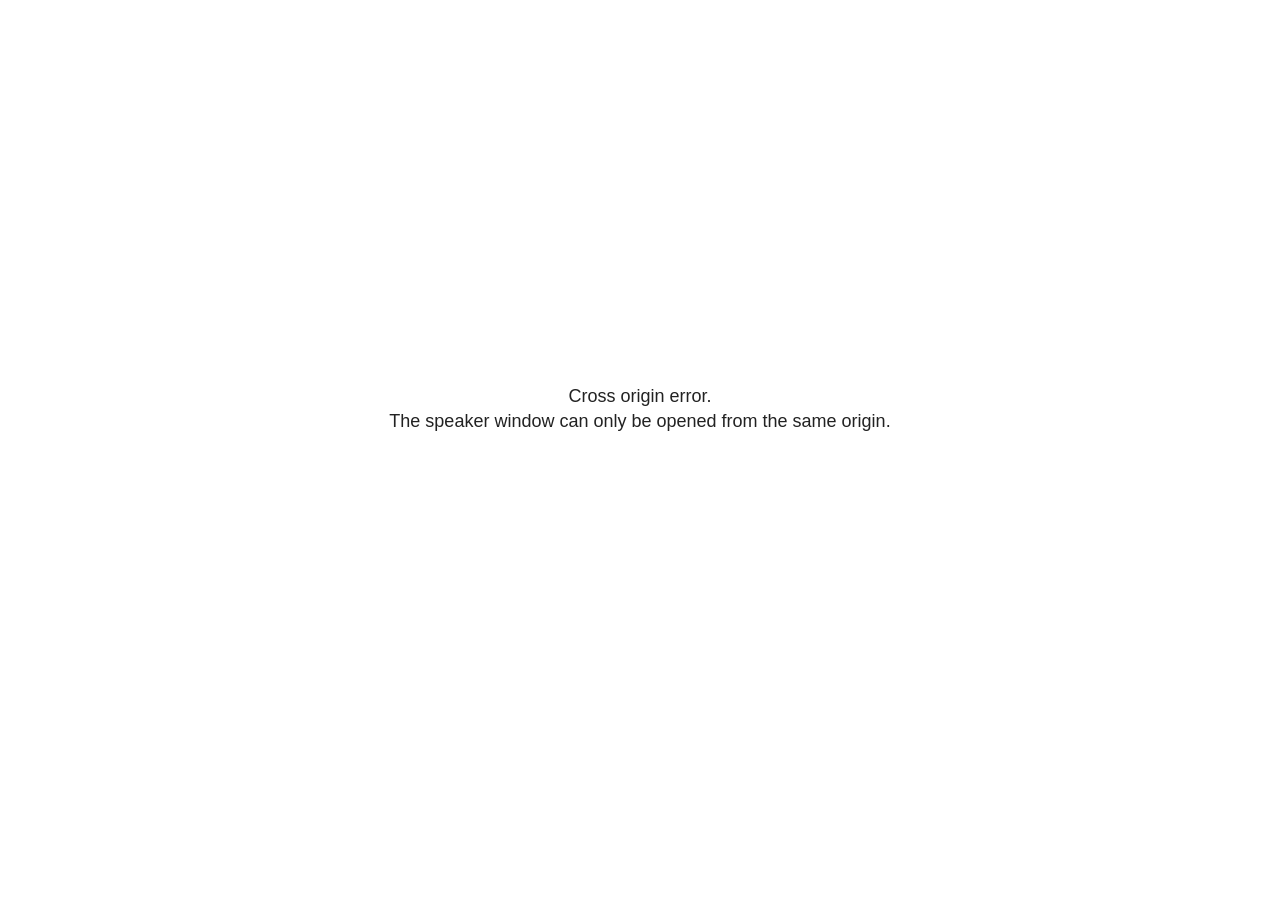
<file: docs/site_libs/revealjs/plugin/notes/speaker-view.html>
<!--
	NOTE: You need to build the notes plugin after making changes to this file.
-->
<html lang="en">
	<head>
		<meta charset="utf-8">

		<title>reveal.js - Speaker View</title>

		<style>
			body {
				font-family: Helvetica;
				font-size: 18px;
			}

			#current-slide,
			#upcoming-slide,
			#speaker-controls {
				padding: 6px;
				box-sizing: border-box;
				-moz-box-sizing: border-box;
			}

			#current-slide iframe,
			#upcoming-slide iframe {
				width: 100%;
				height: 100%;
				border: 1px solid #ddd;
			}

			#current-slide .label,
			#upcoming-slide .label {
				position: absolute;
				top: 10px;
				left: 10px;
				z-index: 2;
			}

			#connection-status {
				position: absolute;
				top: 0;
				left: 0;
				width: 100%;
				height: 100%;
				z-index: 20;
				padding: 30% 20% 20% 20%;
				font-size: 18px;
				color: #222;
				background: #fff;
				text-align: center;
				box-sizing: border-box;
				line-height: 1.4;
			}

			.overlay-element {
				height: 34px;
				line-height: 34px;
				padding: 0 10px;
				text-shadow: none;
				background: rgba( 220, 220, 220, 0.8 );
				color: #222;
				font-size: 14px;
			}

			.overlay-element.interactive:hover {
				background: rgba( 220, 220, 220, 1 );
			}

			#current-slide {
				position: absolute;
				width: 60%;
				height: 100%;
				top: 0;
				left: 0;
				padding-right: 0;
			}

			#upcoming-slide {
				position: absolute;
				width: 40%;
				height: 40%;
				right: 0;
				top: 0;
			}

			/* Speaker controls */
			#speaker-controls {
				position: absolute;
				top: 40%;
				right: 0;
				width: 40%;
				height: 60%;
				overflow: auto;
				font-size: 18px;
			}

				.speaker-controls-time.hidden,
				.speaker-controls-notes.hidden {
					display: none;
				}

				.speaker-controls-time .label,
				.speaker-controls-pace .label,
				.speaker-controls-notes .label {
					text-transform: uppercase;
					font-weight: normal;
					font-size: 0.66em;
					color: #666;
					margin: 0;
				}

				.speaker-controls-time, .speaker-controls-pace {
					border-bottom: 1px solid rgba( 200, 200, 200, 0.5 );
					margin-bottom: 10px;
					padding: 10px 16px;
					padding-bottom: 20px;
					cursor: pointer;
				}

				.speaker-controls-time .reset-button {
					opacity: 0;
					float: right;
					color: #666;
					text-decoration: none;
				}
				.speaker-controls-time:hover .reset-button {
					opacity: 1;
				}

				.speaker-controls-time .timer,
				.speaker-controls-time .clock {
					width: 50%;
				}

				.speaker-controls-time .timer,
				.speaker-controls-time .clock,
				.speaker-controls-time .pacing .hours-value,
				.speaker-controls-time .pacing .minutes-value,
				.speaker-controls-time .pacing .seconds-value {
					font-size: 1.9em;
				}

				.speaker-controls-time .timer {
					float: left;
				}

				.speaker-controls-time .clock {
					float: right;
					text-align: right;
				}

				.speaker-controls-time span.mute {
					opacity: 0.3;
				}

				.speaker-controls-time .pacing-title {
					margin-top: 5px;
				}

				.speaker-controls-time .pacing.ahead {
					color: blue;
				}

				.speaker-controls-time .pacing.on-track {
					color: green;
				}

				.speaker-controls-time .pacing.behind {
					color: red;
				}

				.speaker-controls-notes {
					padding: 10px 16px;
				}

				.speaker-controls-notes .value {
					margin-top: 5px;
					line-height: 1.4;
					font-size: 1.2em;
				}

			/* Layout selector */
			#speaker-layout {
				position: absolute;
				top: 10px;
				right: 10px;
				color: #222;
				z-index: 10;
			}
				#speaker-layout select {
					position: absolute;
					width: 100%;
					height: 100%;
					top: 0;
					left: 0;
					border: 0;
					box-shadow: 0;
					cursor: pointer;
					opacity: 0;

					font-size: 1em;
					background-color: transparent;

					-moz-appearance: none;
					-webkit-appearance: none;
					-webkit-tap-highlight-color: rgba(0, 0, 0, 0);
				}

				#speaker-layout select:focus {
					outline: none;
					box-shadow: none;
				}

			.clear {
				clear: both;
			}

			/* Speaker layout: Wide */
			body[data-speaker-layout="wide"] #current-slide,
			body[data-speaker-layout="wide"] #upcoming-slide {
				width: 50%;
				height: 45%;
				padding: 6px;
			}

			body[data-speaker-layout="wide"] #current-slide {
				top: 0;
				left: 0;
			}

			body[data-speaker-layout="wide"] #upcoming-slide {
				top: 0;
				left: 50%;
			}

			body[data-speaker-layout="wide"] #speaker-controls {
				top: 45%;
				left: 0;
				width: 100%;
				height: 50%;
				font-size: 1.25em;
			}

			/* Speaker layout: Tall */
			body[data-speaker-layout="tall"] #current-slide,
			body[data-speaker-layout="tall"] #upcoming-slide {
				width: 45%;
				height: 50%;
				padding: 6px;
			}

			body[data-speaker-layout="tall"] #current-slide {
				top: 0;
				left: 0;
			}

			body[data-speaker-layout="tall"] #upcoming-slide {
				top: 50%;
				left: 0;
			}

			body[data-speaker-layout="tall"] #speaker-controls {
				padding-top: 40px;
				top: 0;
				left: 45%;
				width: 55%;
				height: 100%;
				font-size: 1.25em;
			}

			/* Speaker layout: Notes only */
			body[data-speaker-layout="notes-only"] #current-slide,
			body[data-speaker-layout="notes-only"] #upcoming-slide {
				display: none;
			}

			body[data-speaker-layout="notes-only"] #speaker-controls {
				padding-top: 40px;
				top: 0;
				left: 0;
				width: 100%;
				height: 100%;
				font-size: 1.25em;
			}

			@media screen and (max-width: 1080px) {
				body[data-speaker-layout="default"] #speaker-controls {
					font-size: 16px;
				}
			}

			@media screen and (max-width: 900px) {
				body[data-speaker-layout="default"] #speaker-controls {
					font-size: 14px;
				}
			}

			@media screen and (max-width: 800px) {
				body[data-speaker-layout="default"] #speaker-controls {
					font-size: 12px;
				}
			}

		</style>
	</head>

	<body>

		<div id="connection-status">Loading speaker view...</div>

		<div id="current-slide"></div>
		<div id="upcoming-slide"><span class="overlay-element label">Upcoming</span></div>
		<div id="speaker-controls">
			<div class="speaker-controls-time">
				<h4 class="label">Time <span class="reset-button">Click to Reset</span></h4>
				<div class="clock">
					<span class="clock-value">0:00 AM</span>
				</div>
				<div class="timer">
					<span class="hours-value">00</span><span class="minutes-value">:00</span><span class="seconds-value">:00</span>
				</div>
				<div class="clear"></div>

				<h4 class="label pacing-title" style="display: none">Pacing – Time to finish current slide</h4>
				<div class="pacing" style="display: none">
					<span class="hours-value">00</span><span class="minutes-value">:00</span><span class="seconds-value">:00</span>
				</div>
			</div>

			<div class="speaker-controls-notes hidden">
				<h4 class="label">Notes</h4>
				<div class="value"></div>
			</div>
		</div>
		<div id="speaker-layout" class="overlay-element interactive">
			<span class="speaker-layout-label"></span>
			<select class="speaker-layout-dropdown"></select>
		</div>

		<script>

			(function() {

				var notes,
					notesValue,
					currentState,
					currentSlide,
					upcomingSlide,
					layoutLabel,
					layoutDropdown,
					pendingCalls = {},
					lastRevealApiCallId = 0,
					connected = false

				var connectionStatus = document.querySelector( '#connection-status' );

				var SPEAKER_LAYOUTS = {
					'default': 'Default',
					'wide': 'Wide',
					'tall': 'Tall',
					'notes-only': 'Notes only'
				};

				setupLayout();

				let openerOrigin;

				try {
					openerOrigin = window.opener.location.origin;
				}
				catch ( error ) { console.warn( error ) }

				// In order to prevent XSS, the speaker view will only run if its
				// opener has the same origin as itself
				if( window.location.origin !== openerOrigin ) {
					connectionStatus.innerHTML = 'Cross origin error.<br>The speaker window can only be opened from the same origin.';
					return;
				}

				var connectionTimeout = setTimeout( function() {
					connectionStatus.innerHTML = 'Error connecting to main window.<br>Please try closing and reopening the speaker view.';
				}, 5000 );

				window.addEventListener( 'message', function( event ) {

					// Validate the origin of all messages to avoid parsing messages
					// that aren't meant for us. Ignore when running off file:// so
					// that the speaker view continues to work without a web server.
					if( window.location.origin !== event.origin && window.location.origin !== 'file://' ) {
						return
					}

					clearTimeout( connectionTimeout );
					connectionStatus.style.display = 'none';

					var data = JSON.parse( event.data );

					// The overview mode is only useful to the reveal.js instance
					// where navigation occurs so we don't sync it
					if( data.state ) delete data.state.overview;

					// Messages sent by the notes plugin inside of the main window
					if( data && data.namespace === 'reveal-notes' ) {
						if( data.type === 'connect' ) {
							handleConnectMessage( data );
						}
						else if( data.type === 'state' ) {
							handleStateMessage( data );
						}
						else if( data.type === 'return' ) {
							pendingCalls[data.callId](data.result);
							delete pendingCalls[data.callId];
						}
					}
					// Messages sent by the reveal.js inside of the current slide preview
					else if( data && data.namespace === 'reveal' ) {
						if( /ready/.test( data.eventName ) ) {
							// Send a message back to notify that the handshake is complete
							window.opener.postMessage( JSON.stringify({ namespace: 'reveal-notes', type: 'connected'} ), '*' );
						}
						else if( /slidechanged|fragmentshown|fragmenthidden|paused|resumed/.test( data.eventName ) && currentState !== JSON.stringify( data.state ) ) {

							dispatchStateToMainWindow( data.state );

						}
					}

				} );

				/**
				 * Updates the presentation in the main window to match the state
				 * of the presentation in the notes window.
				 */
				const dispatchStateToMainWindow = debounce(( state ) => {
					window.opener.postMessage( JSON.stringify({ method: 'setState', args: [ state ]} ), '*' );
				}, 500);

				/**
				 * Asynchronously calls the Reveal.js API of the main frame.
				 */
				function callRevealApi( methodName, methodArguments, callback ) {

					var callId = ++lastRevealApiCallId;
					pendingCalls[callId] = callback;
					window.opener.postMessage( JSON.stringify( {
						namespace: 'reveal-notes',
						type: 'call',
						callId: callId,
						methodName: methodName,
						arguments: methodArguments
					} ), '*' );

				}

				/**
				 * Called when the main window is trying to establish a
				 * connection.
				 */
				function handleConnectMessage( data ) {

					if( connected === false ) {
						connected = true;

						setupIframes( data );
						setupKeyboard();
						setupNotes();
						setupTimer();
						setupHeartbeat();
					}

				}

				/**
				 * Called when the main window sends an updated state.
				 */
				function handleStateMessage( data ) {

					// Store the most recently set state to avoid circular loops
					// applying the same state
					currentState = JSON.stringify( data.state );

					// No need for updating the notes in case of fragment changes
					if ( data.notes ) {
						notes.classList.remove( 'hidden' );
						notesValue.style.whiteSpace = data.whitespace;
						if( data.markdown ) {
							notesValue.innerHTML = marked( data.notes );
						}
						else {
							notesValue.innerHTML = data.notes;
						}
					}
					else {
						notes.classList.add( 'hidden' );
					}

					// Update the note slides
					currentSlide.contentWindow.postMessage( JSON.stringify({ method: 'setState', args: [ data.state ] }), '*' );
					upcomingSlide.contentWindow.postMessage( JSON.stringify({ method: 'setState', args: [ data.state ] }), '*' );
					upcomingSlide.contentWindow.postMessage( JSON.stringify({ method: 'next' }), '*' );

				}

				// Limit to max one state update per X ms
				handleStateMessage = debounce( handleStateMessage, 200 );

				/**
				 * Forward keyboard events to the current slide window.
				 * This enables keyboard events to work even if focus
				 * isn't set on the current slide iframe.
				 *
				 * Block F5 default handling, it reloads and disconnects
				 * the speaker notes window.
				 */
				function setupKeyboard() {

					document.addEventListener( 'keydown', function( event ) {
						if( event.keyCode === 116 || ( event.metaKey && event.keyCode === 82 ) ) {
							event.preventDefault();
							return false;
						}
						currentSlide.contentWindow.postMessage( JSON.stringify({ method: 'triggerKey', args: [ event.keyCode ] }), '*' );
					} );

				}

				/**
				 * Creates the preview iframes.
				 */
				function setupIframes( data ) {

					var params = [
						'receiver',
						'progress=false',
						'history=false',
						'transition=none',
						'autoSlide=0',
						'backgroundTransition=none'
					].join( '&' );

					var urlSeparator = /\?/.test(data.url) ? '&' : '?';
					var hash = '#/' + data.state.indexh + '/' + data.state.indexv;
					var currentURL = data.url + urlSeparator + params + '&scrollActivationWidth=false&postMessageEvents=true' + hash;
					var upcomingURL = data.url + urlSeparator + params + '&scrollActivationWidth=false&controls=false' + hash;

					currentSlide = document.createElement( 'iframe' );
					currentSlide.setAttribute( 'width', 1280 );
					currentSlide.setAttribute( 'height', 1024 );
					currentSlide.setAttribute( 'src', currentURL );
					document.querySelector( '#current-slide' ).appendChild( currentSlide );

					upcomingSlide = document.createElement( 'iframe' );
					upcomingSlide.setAttribute( 'width', 640 );
					upcomingSlide.setAttribute( 'height', 512 );
					upcomingSlide.setAttribute( 'src', upcomingURL );
					document.querySelector( '#upcoming-slide' ).appendChild( upcomingSlide );

				}

				/**
				 * Setup the notes UI.
				 */
				function setupNotes() {

					notes = document.querySelector( '.speaker-controls-notes' );
					notesValue = document.querySelector( '.speaker-controls-notes .value' );

				}

				/**
				 * We send out a heartbeat at all times to ensure we can
				 * reconnect with the main presentation window after reloads.
				 */
				function setupHeartbeat() {

					setInterval( () => {
						window.opener.postMessage( JSON.stringify({ namespace: 'reveal-notes', type: 'heartbeat'} ), '*' );
					}, 1000 );

				}

				function getTimings( callback ) {

					callRevealApi( 'getSlidesAttributes', [], function ( slideAttributes ) {
						callRevealApi( 'getConfig', [], function ( config ) {
							var totalTime = config.totalTime;
							var minTimePerSlide = config.minimumTimePerSlide || 0;
							var defaultTiming = config.defaultTiming;
							if ((defaultTiming == null) && (totalTime == null)) {
								callback(null);
								return;
							}
							// Setting totalTime overrides defaultTiming
							if (totalTime) {
								defaultTiming = 0;
							}
							var timings = [];
							for ( var i in slideAttributes ) {
								var slide = slideAttributes[ i ];
								var timing = defaultTiming;
								if( slide.hasOwnProperty( 'data-timing' )) {
									var t = slide[ 'data-timing' ];
									timing = parseInt(t);
									if( isNaN(timing) ) {
										console.warn("Could not parse timing '" + t + "' of slide " + i + "; using default of " + defaultTiming);
										timing = defaultTiming;
									}
								}
								timings.push(timing);
							}
							if ( totalTime ) {
								// After we've allocated time to individual slides, we summarize it and
								// subtract it from the total time
								var remainingTime = totalTime - timings.reduce( function(a, b) { return a + b; }, 0 );
								// The remaining time is divided by the number of slides that have 0 seconds
								// allocated at the moment, giving the average time-per-slide on the remaining slides
								var remainingSlides = (timings.filter( function(x) { return x == 0 }) ).length
								var timePerSlide = Math.round( remainingTime / remainingSlides, 0 )
								// And now we replace every zero-value timing with that average
								timings = timings.map( function(x) { return (x==0 ? timePerSlide : x) } );
							}
							var slidesUnderMinimum = timings.filter( function(x) { return (x < minTimePerSlide) } ).length
							if ( slidesUnderMinimum ) {
								message = "The pacing time for " + slidesUnderMinimum + " slide(s) is under the configured minimum of " + minTimePerSlide + " seconds. Check the data-timing attribute on individual slides, or consider increasing the totalTime or minimumTimePerSlide configuration options (or removing some slides).";
								alert(message);
							}
							callback( timings );
						} );
					} );

				}

				/**
				 * Return the number of seconds allocated for presenting
				 * all slides up to and including this one.
				 */
				function getTimeAllocated( timings, callback ) {

					callRevealApi( 'getSlidePastCount', [], function ( currentSlide ) {
						var allocated = 0;
						for (var i in timings.slice(0, currentSlide + 1)) {
							allocated += timings[i];
						}
						callback( allocated );
					} );

				}

				/**
				 * Create the timer and clock and start updating them
				 * at an interval.
				 */
				function setupTimer() {

					var start = new Date(),
					timeEl = document.querySelector( '.speaker-controls-time' ),
					clockEl = timeEl.querySelector( '.clock-value' ),
					hoursEl = timeEl.querySelector( '.hours-value' ),
					minutesEl = timeEl.querySelector( '.minutes-value' ),
					secondsEl = timeEl.querySelector( '.seconds-value' ),
					pacingTitleEl = timeEl.querySelector( '.pacing-title' ),
					pacingEl = timeEl.querySelector( '.pacing' ),
					pacingHoursEl = pacingEl.querySelector( '.hours-value' ),
					pacingMinutesEl = pacingEl.querySelector( '.minutes-value' ),
					pacingSecondsEl = pacingEl.querySelector( '.seconds-value' );

					var timings = null;
					getTimings( function ( _timings ) {

						timings = _timings;
						if (_timings !== null) {
							pacingTitleEl.style.removeProperty('display');
							pacingEl.style.removeProperty('display');
						}

						// Update once directly
						_updateTimer();

						// Then update every second
						setInterval( _updateTimer, 1000 );

					} );


					function _resetTimer() {

						if (timings == null) {
							start = new Date();
							_updateTimer();
						}
						else {
							// Reset timer to beginning of current slide
							getTimeAllocated( timings, function ( slideEndTimingSeconds ) {
								var slideEndTiming = slideEndTimingSeconds * 1000;
								callRevealApi( 'getSlidePastCount', [], function ( currentSlide ) {
									var currentSlideTiming = timings[currentSlide] * 1000;
									var previousSlidesTiming = slideEndTiming - currentSlideTiming;
									var now = new Date();
									start = new Date(now.getTime() - previousSlidesTiming);
									_updateTimer();
								} );
							} );
						}

					}

					timeEl.addEventListener( 'click', function() {
						_resetTimer();
						return false;
					} );

					function _displayTime( hrEl, minEl, secEl, time) {

						var sign = Math.sign(time) == -1 ? "-" : "";
						time = Math.abs(Math.round(time / 1000));
						var seconds = time % 60;
						var minutes = Math.floor( time / 60 ) % 60 ;
						var hours = Math.floor( time / ( 60 * 60 )) ;
						hrEl.innerHTML = sign + zeroPadInteger( hours );
						if (hours == 0) {
							hrEl.classList.add( 'mute' );
						}
						else {
							hrEl.classList.remove( 'mute' );
						}
						minEl.innerHTML = ':' + zeroPadInteger( minutes );
						if (hours == 0 && minutes == 0) {
							minEl.classList.add( 'mute' );
						}
						else {
							minEl.classList.remove( 'mute' );
						}
						secEl.innerHTML = ':' + zeroPadInteger( seconds );
					}

					function _updateTimer() {

						var diff, hours, minutes, seconds,
						now = new Date();

						diff = now.getTime() - start.getTime();

						clockEl.innerHTML = now.toLocaleTimeString( 'en-US', { hour12: true, hour: '2-digit', minute:'2-digit' } );
						_displayTime( hoursEl, minutesEl, secondsEl, diff );
						if (timings !== null) {
							_updatePacing(diff);
						}

					}

					function _updatePacing(diff) {

						getTimeAllocated( timings, function ( slideEndTimingSeconds ) {
							var slideEndTiming = slideEndTimingSeconds * 1000;

							callRevealApi( 'getSlidePastCount', [], function ( currentSlide ) {
								var currentSlideTiming = timings[currentSlide] * 1000;
								var timeLeftCurrentSlide = slideEndTiming - diff;
								if (timeLeftCurrentSlide < 0) {
									pacingEl.className = 'pacing behind';
								}
								else if (timeLeftCurrentSlide < currentSlideTiming) {
									pacingEl.className = 'pacing on-track';
								}
								else {
									pacingEl.className = 'pacing ahead';
								}
								_displayTime( pacingHoursEl, pacingMinutesEl, pacingSecondsEl, timeLeftCurrentSlide );
							} );
						} );
					}

				}

				/**
				 * Sets up the speaker view layout and layout selector.
				 */
				function setupLayout() {

					layoutDropdown = document.querySelector( '.speaker-layout-dropdown' );
					layoutLabel = document.querySelector( '.speaker-layout-label' );

					// Render the list of available layouts
					for( var id in SPEAKER_LAYOUTS ) {
						var option = document.createElement( 'option' );
						option.setAttribute( 'value', id );
						option.textContent = SPEAKER_LAYOUTS[ id ];
						layoutDropdown.appendChild( option );
					}

					// Monitor the dropdown for changes
					layoutDropdown.addEventListener( 'change', function( event ) {

						setLayout( layoutDropdown.value );

					}, false );

					// Restore any currently persisted layout
					setLayout( getLayout() );

				}

				/**
				 * Sets a new speaker view layout. The layout is persisted
				 * in local storage.
				 */
				function setLayout( value ) {

					var title = SPEAKER_LAYOUTS[ value ];

					layoutLabel.innerHTML = 'Layout' + ( title ? ( ': ' + title ) : '' );
					layoutDropdown.value = value;

					document.body.setAttribute( 'data-speaker-layout', value );

					// Persist locally
					if( supportsLocalStorage() ) {
						window.localStorage.setItem( 'reveal-speaker-layout', value );
					}

				}

				/**
				 * Returns the ID of the most recently set speaker layout
				 * or our default layout if none has been set.
				 */
				function getLayout() {

					if( supportsLocalStorage() ) {
						var layout = window.localStorage.getItem( 'reveal-speaker-layout' );
						if( layout ) {
							return layout;
						}
					}

					// Default to the first record in the layouts hash
					for( var id in SPEAKER_LAYOUTS ) {
						return id;
					}

				}

				function supportsLocalStorage() {

					try {
						localStorage.setItem('test', 'test');
						localStorage.removeItem('test');
						return true;
					}
					catch( e ) {
						return false;
					}

				}

				function zeroPadInteger( num ) {

					var str = '00' + parseInt( num );
					return str.substring( str.length - 2 );

				}

				/**
				 * Limits the frequency at which a function can be called.
				 */
				function debounce( fn, ms ) {

					var lastTime = 0,
						timeout;

					return function() {

						var args = arguments;
						var context = this;

						clearTimeout( timeout );

						var timeSinceLastCall = Date.now() - lastTime;
						if( timeSinceLastCall > ms ) {
							fn.apply( context, args );
							lastTime = Date.now();
						}
						else {
							timeout = setTimeout( function() {
								fn.apply( context, args );
								lastTime = Date.now();
							}, ms - timeSinceLastCall );
						}

					}

				}

			})();

		</script>
	</body>
</html>
</file>
<file: docs/site_libs/quarto-html/tippy.css>
.tippy-box[data-animation=fade][data-state=hidden]{opacity:0}[data-tippy-root]{max-width:calc(100vw - 10px)}.tippy-box{position:relative;background-color:#333;color:#fff;border-radius:4px;font-size:14px;line-height:1.4;white-space:normal;outline:0;transition-property:transform,visibility,opacity}.tippy-box[data-placement^=top]>.tippy-arrow{bottom:0}.tippy-box[data-placement^=top]>.tippy-arrow:before{bottom:-7px;left:0;border-width:8px 8px 0;border-top-color:initial;transform-origin:center top}.tippy-box[data-placement^=bottom]>.tippy-arrow{top:0}.tippy-box[data-placement^=bottom]>.tippy-arrow:before{top:-7px;left:0;border-width:0 8px 8px;border-bottom-color:initial;transform-origin:center bottom}.tippy-box[data-placement^=left]>.tippy-arrow{right:0}.tippy-box[data-placement^=left]>.tippy-arrow:before{border-width:8px 0 8px 8px;border-left-color:initial;right:-7px;transform-origin:center left}.tippy-box[data-placement^=right]>.tippy-arrow{left:0}.tippy-box[data-placement^=right]>.tippy-arrow:before{left:-7px;border-width:8px 8px 8px 0;border-right-color:initial;transform-origin:center right}.tippy-box[data-inertia][data-state=visible]{transition-timing-function:cubic-bezier(.54,1.5,.38,1.11)}.tippy-arrow{width:16px;height:16px;color:#333}.tippy-arrow:before{content:"";position:absolute;border-color:transparent;border-style:solid}.tippy-content{position:relative;padding:5px 9px;z-index:1}
</file>
<file: docs/site_libs/quarto-html/quarto-syntax-highlighting-845c23b38eaddc0f92fda52bfe77a8c8.css>
/* quarto syntax highlight colors */
:root {
  --quarto-hl-ot-color: #003B4F;
  --quarto-hl-at-color: #657422;
  --quarto-hl-ss-color: #20794D;
  --quarto-hl-an-color: #5E5E5E;
  --quarto-hl-fu-color: #4758AB;
  --quarto-hl-st-color: #20794D;
  --quarto-hl-cf-color: #003B4F;
  --quarto-hl-op-color: #5E5E5E;
  --quarto-hl-er-color: #AD0000;
  --quarto-hl-bn-color: #AD0000;
  --quarto-hl-al-color: #AD0000;
  --quarto-hl-va-color: #111111;
  --quarto-hl-bu-color: inherit;
  --quarto-hl-ex-color: inherit;
  --quarto-hl-pp-color: #AD0000;
  --quarto-hl-in-color: #5E5E5E;
  --quarto-hl-vs-color: #20794D;
  --quarto-hl-wa-color: #5E5E5E;
  --quarto-hl-do-color: #5E5E5E;
  --quarto-hl-im-color: #00769E;
  --quarto-hl-ch-color: #20794D;
  --quarto-hl-dt-color: #AD0000;
  --quarto-hl-fl-color: #AD0000;
  --quarto-hl-co-color: #5E5E5E;
  --quarto-hl-cv-color: #5E5E5E;
  --quarto-hl-cn-color: #8f5902;
  --quarto-hl-sc-color: #5E5E5E;
  --quarto-hl-dv-color: #AD0000;
  --quarto-hl-kw-color: #003B4F;
}

/* other quarto variables */
:root {
  --quarto-font-monospace: SFMono-Regular, Menlo, Monaco, Consolas, "Liberation Mono", "Courier New", monospace;
}

/* syntax highlight based on Pandoc's rules */
pre > code.sourceCode > span {
  color: #003B4F;
}

code.sourceCode > span {
  color: #003B4F;
}

div.sourceCode,
div.sourceCode pre.sourceCode {
  color: #003B4F;
}

/* Normal */
code span {
  color: #003B4F;
}

/* Alert */
code span.al {
  color: #AD0000;
  font-style: inherit;
}

/* Annotation */
code span.an {
  color: #5E5E5E;
  font-style: inherit;
}

/* Attribute */
code span.at {
  color: #657422;
  font-style: inherit;
}

/* BaseN */
code span.bn {
  color: #AD0000;
  font-style: inherit;
}

/* BuiltIn */
code span.bu {
  font-style: inherit;
}

/* ControlFlow */
code span.cf {
  color: #003B4F;
  font-weight: bold;
  font-style: inherit;
}

/* Char */
code span.ch {
  color: #20794D;
  font-style: inherit;
}

/* Constant */
code span.cn {
  color: #8f5902;
  font-style: inherit;
}

/* Comment */
code span.co {
  color: #5E5E5E;
  font-style: inherit;
}

/* CommentVar */
code span.cv {
  color: #5E5E5E;
  font-style: italic;
}

/* Documentation */
code span.do {
  color: #5E5E5E;
  font-style: italic;
}

/* DataType */
code span.dt {
  color: #AD0000;
  font-style: inherit;
}

/* DecVal */
code span.dv {
  color: #AD0000;
  font-style: inherit;
}

/* Error */
code span.er {
  color: #AD0000;
  font-style: inherit;
}

/* Extension */
code span.ex {
  font-style: inherit;
}

/* Float */
code span.fl {
  color: #AD0000;
  font-style: inherit;
}

/* Function */
code span.fu {
  color: #4758AB;
  font-style: inherit;
}

/* Import */
code span.im {
  color: #00769E;
  font-style: inherit;
}

/* Information */
code span.in {
  color: #5E5E5E;
  font-style: inherit;
}

/* Keyword */
code span.kw {
  color: #003B4F;
  font-weight: bold;
  font-style: inherit;
}

/* Operator */
code span.op {
  color: #5E5E5E;
  font-style: inherit;
}

/* Other */
code span.ot {
  color: #003B4F;
  font-style: inherit;
}

/* Preprocessor */
code span.pp {
  color: #AD0000;
  font-style: inherit;
}

/* SpecialChar */
code span.sc {
  color: #5E5E5E;
  font-style: inherit;
}

/* SpecialString */
code span.ss {
  color: #20794D;
  font-style: inherit;
}

/* String */
code span.st {
  color: #20794D;
  font-style: inherit;
}

/* Variable */
code span.va {
  color: #111111;
  font-style: inherit;
}

/* VerbatimString */
code span.vs {
  color: #20794D;
  font-style: inherit;
}

/* Warning */
code span.wa {
  color: #5E5E5E;
  font-style: italic;
}

.prevent-inlining {
  content: "</";
}

/*# sourceMappingURL=ac89f0bb514bba72461919f78549e31c.css.map */
</file>
<file: docs/styles.css>
/* css styles */
</file>
